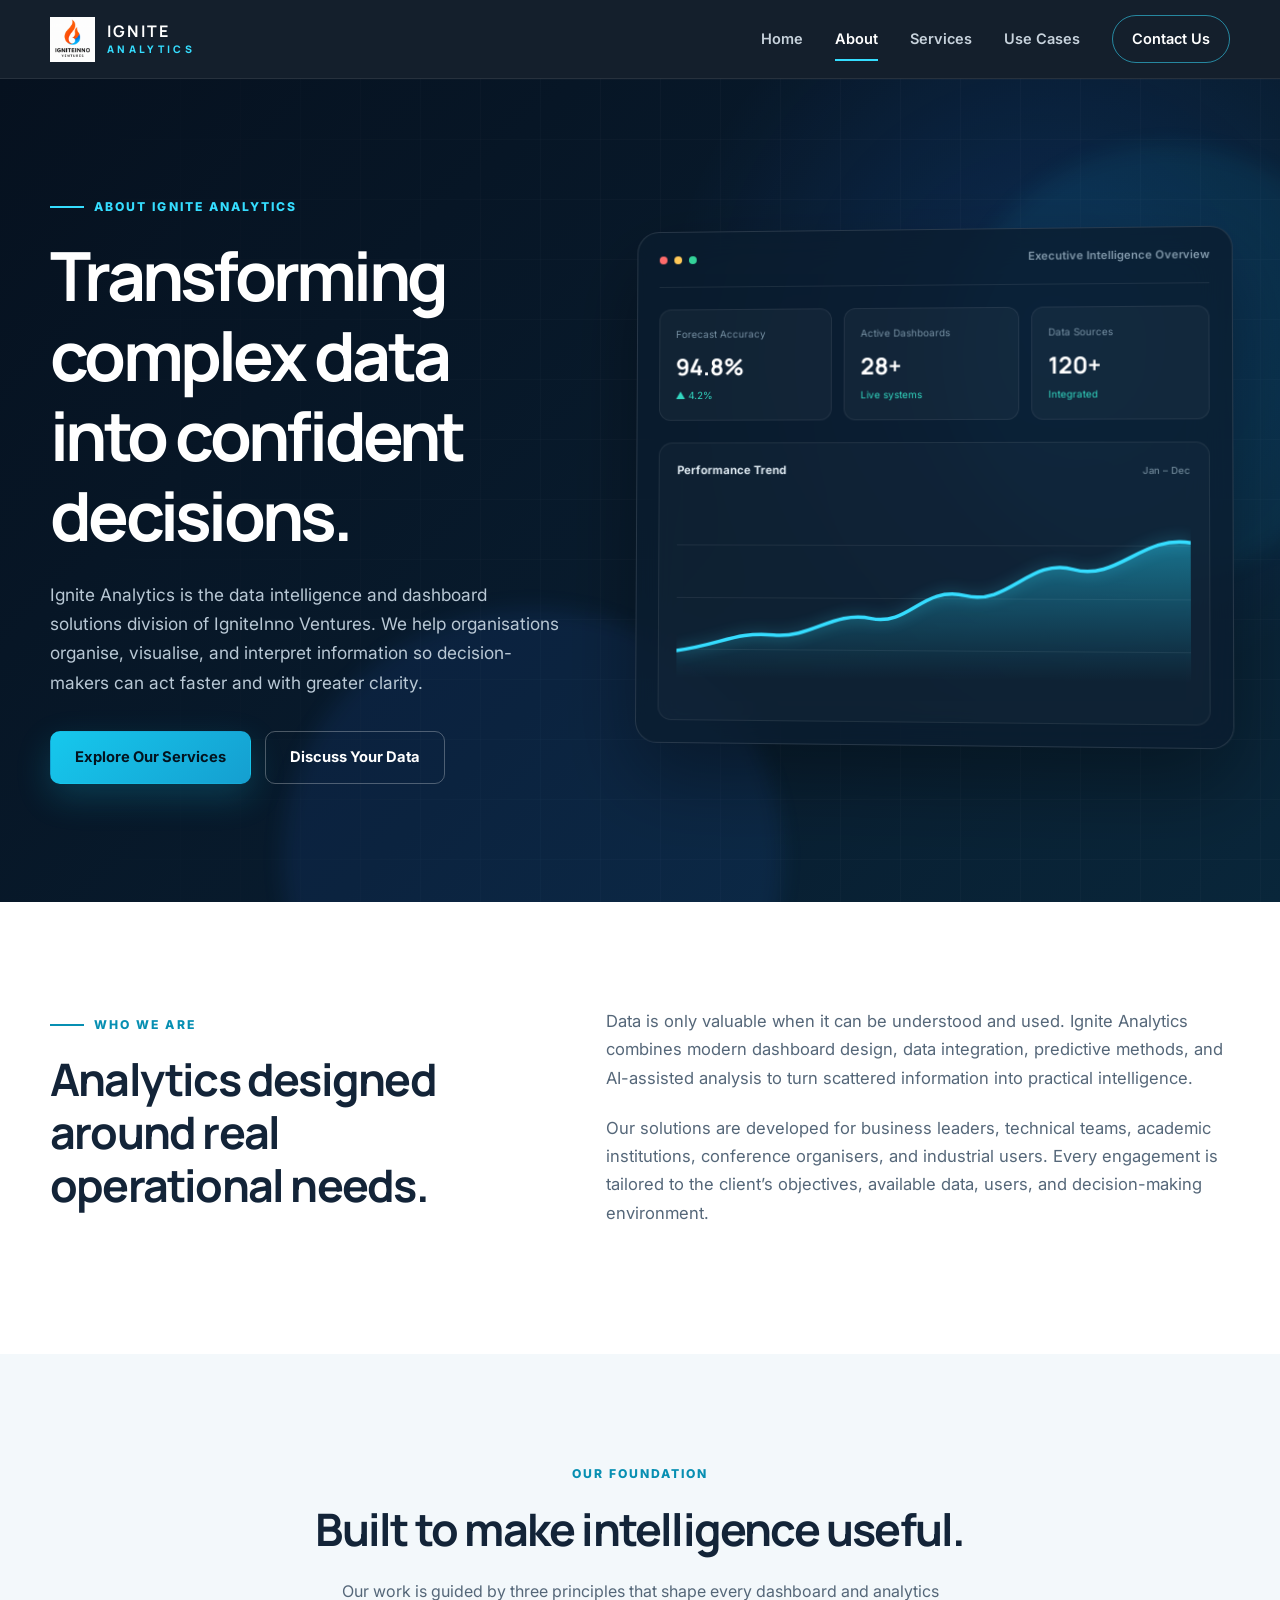
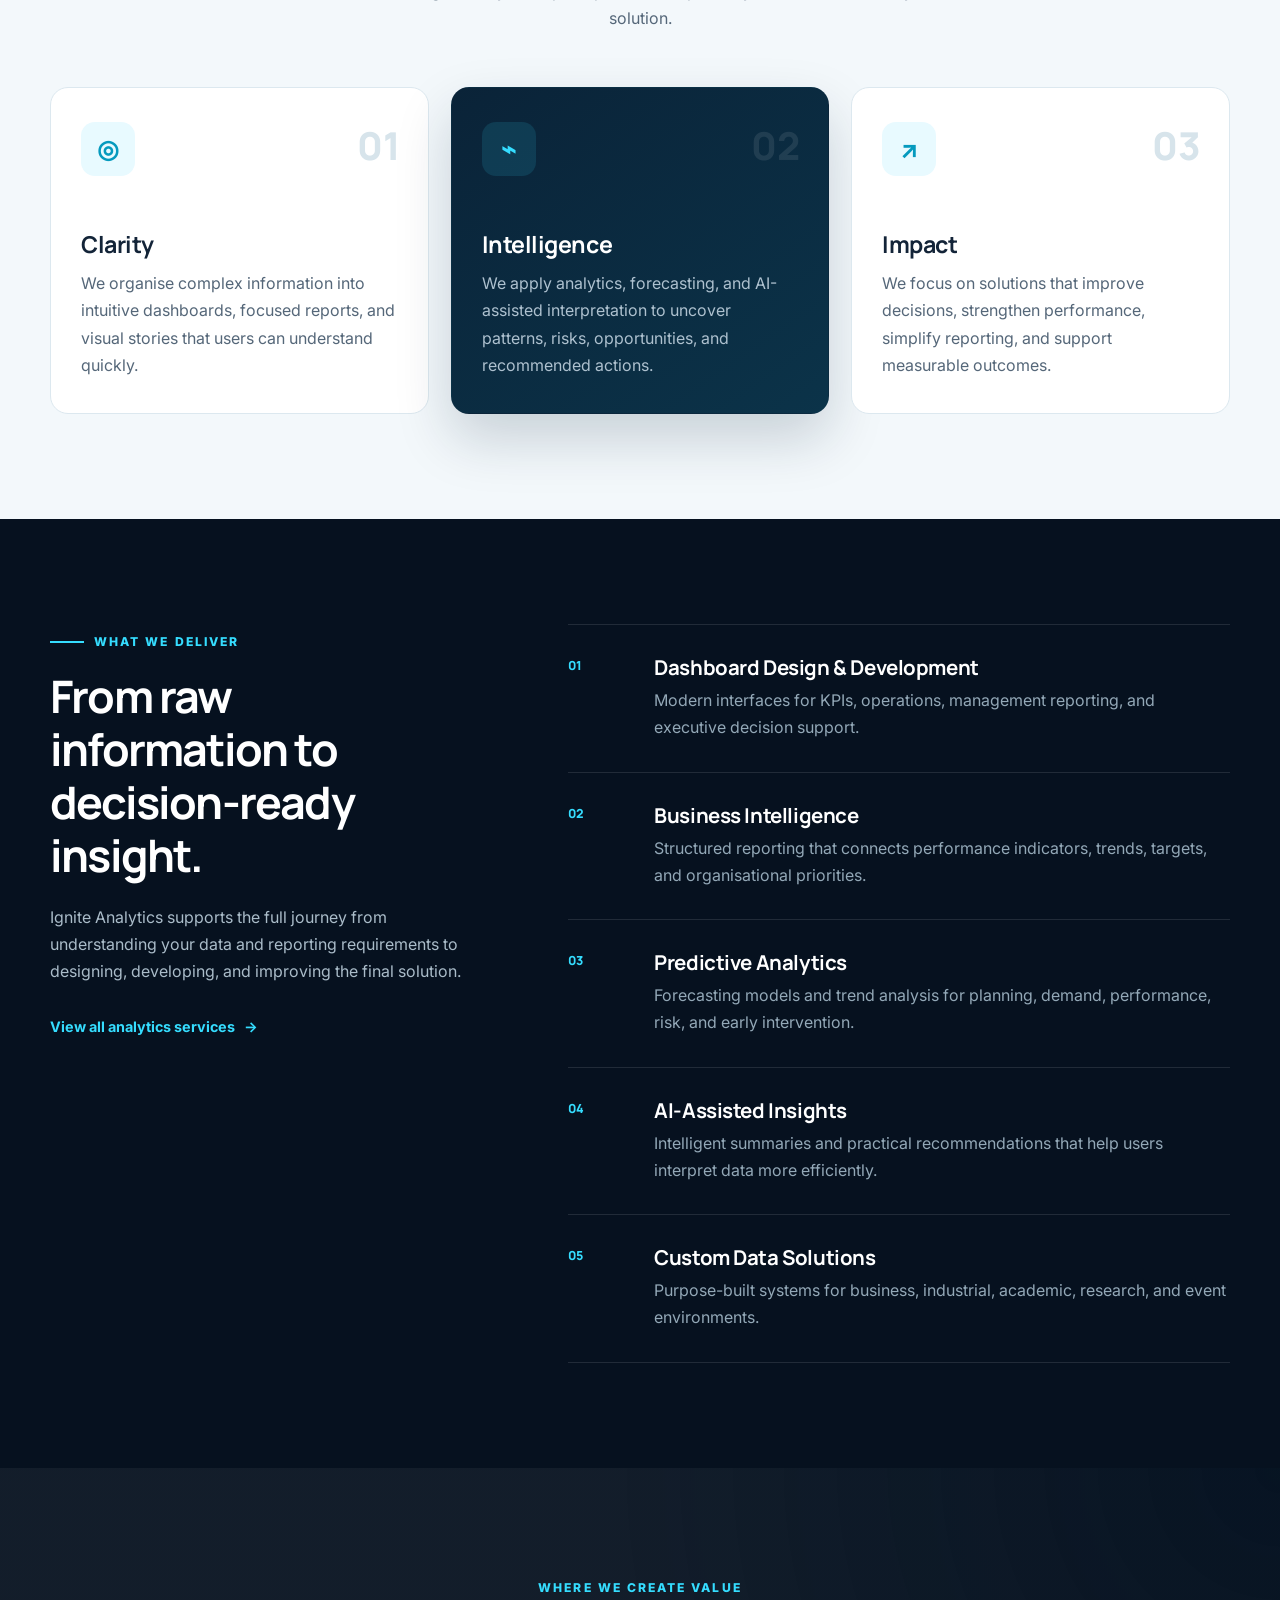
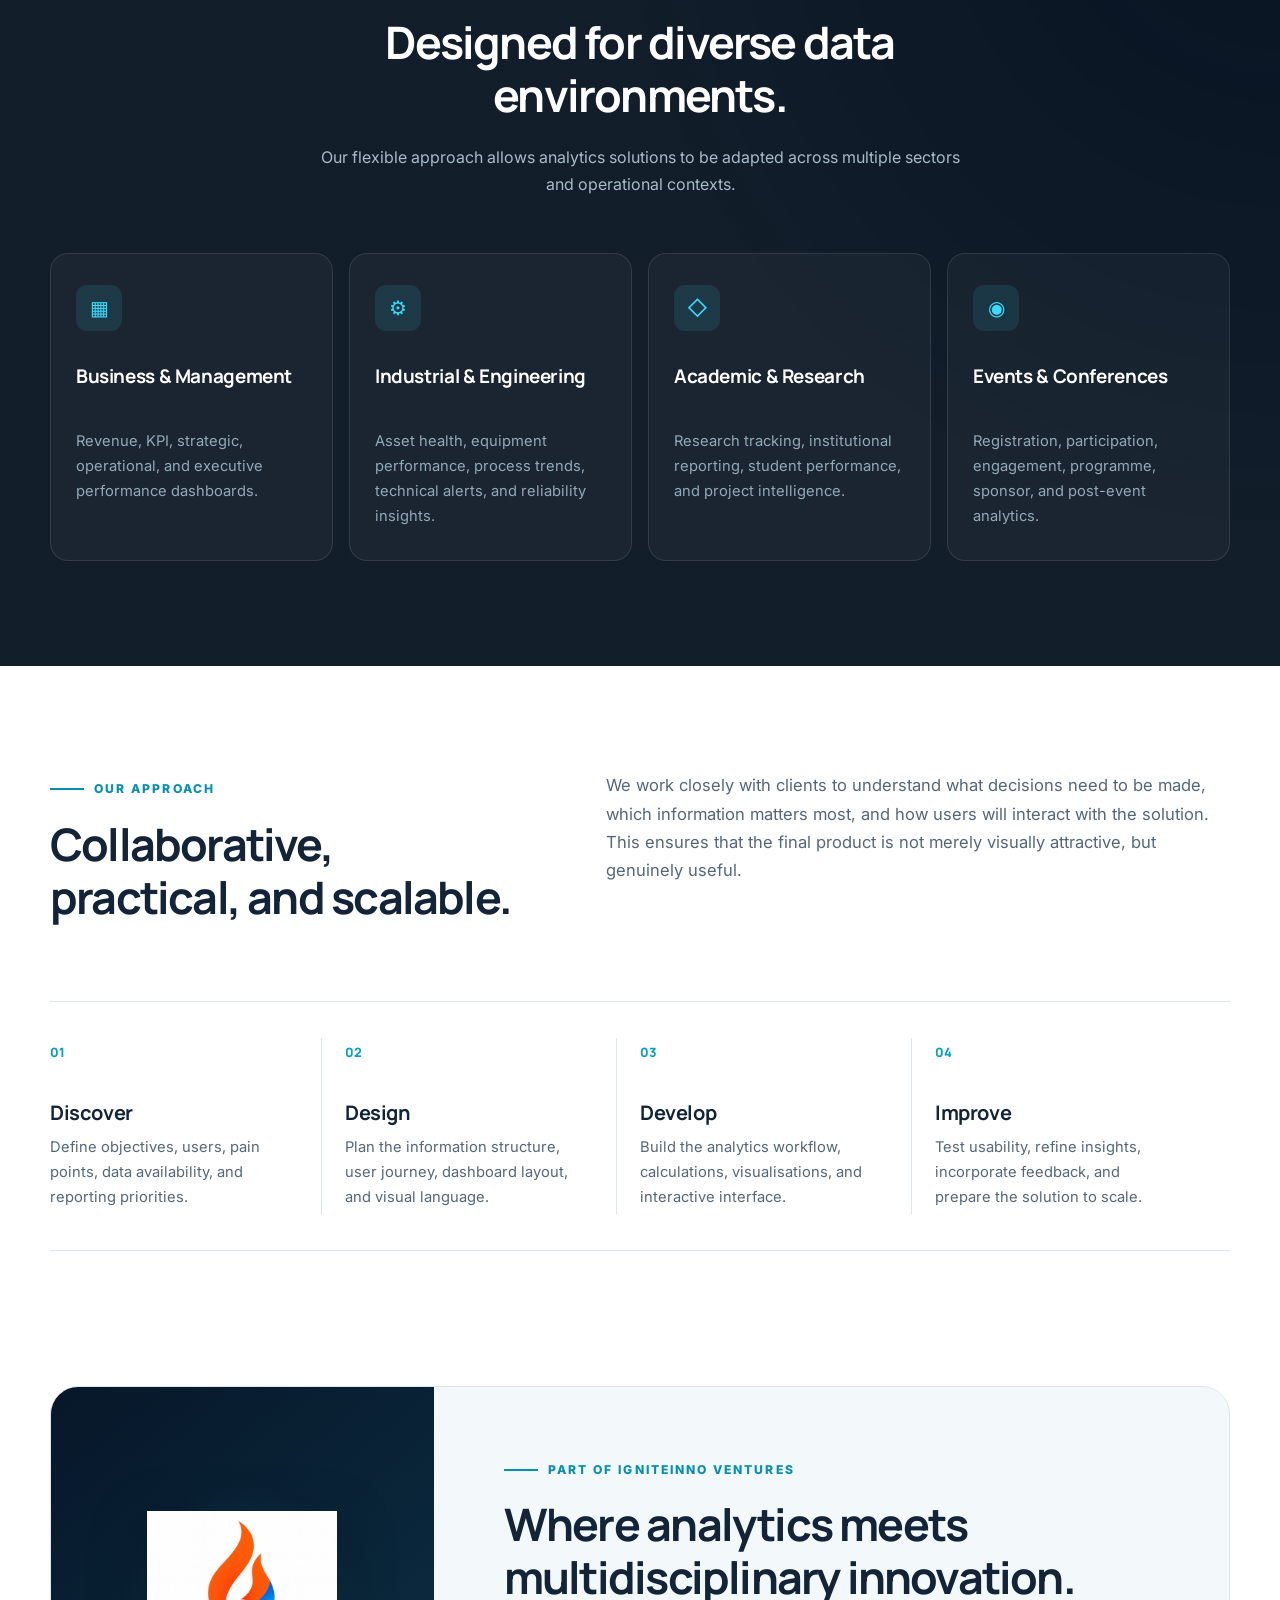
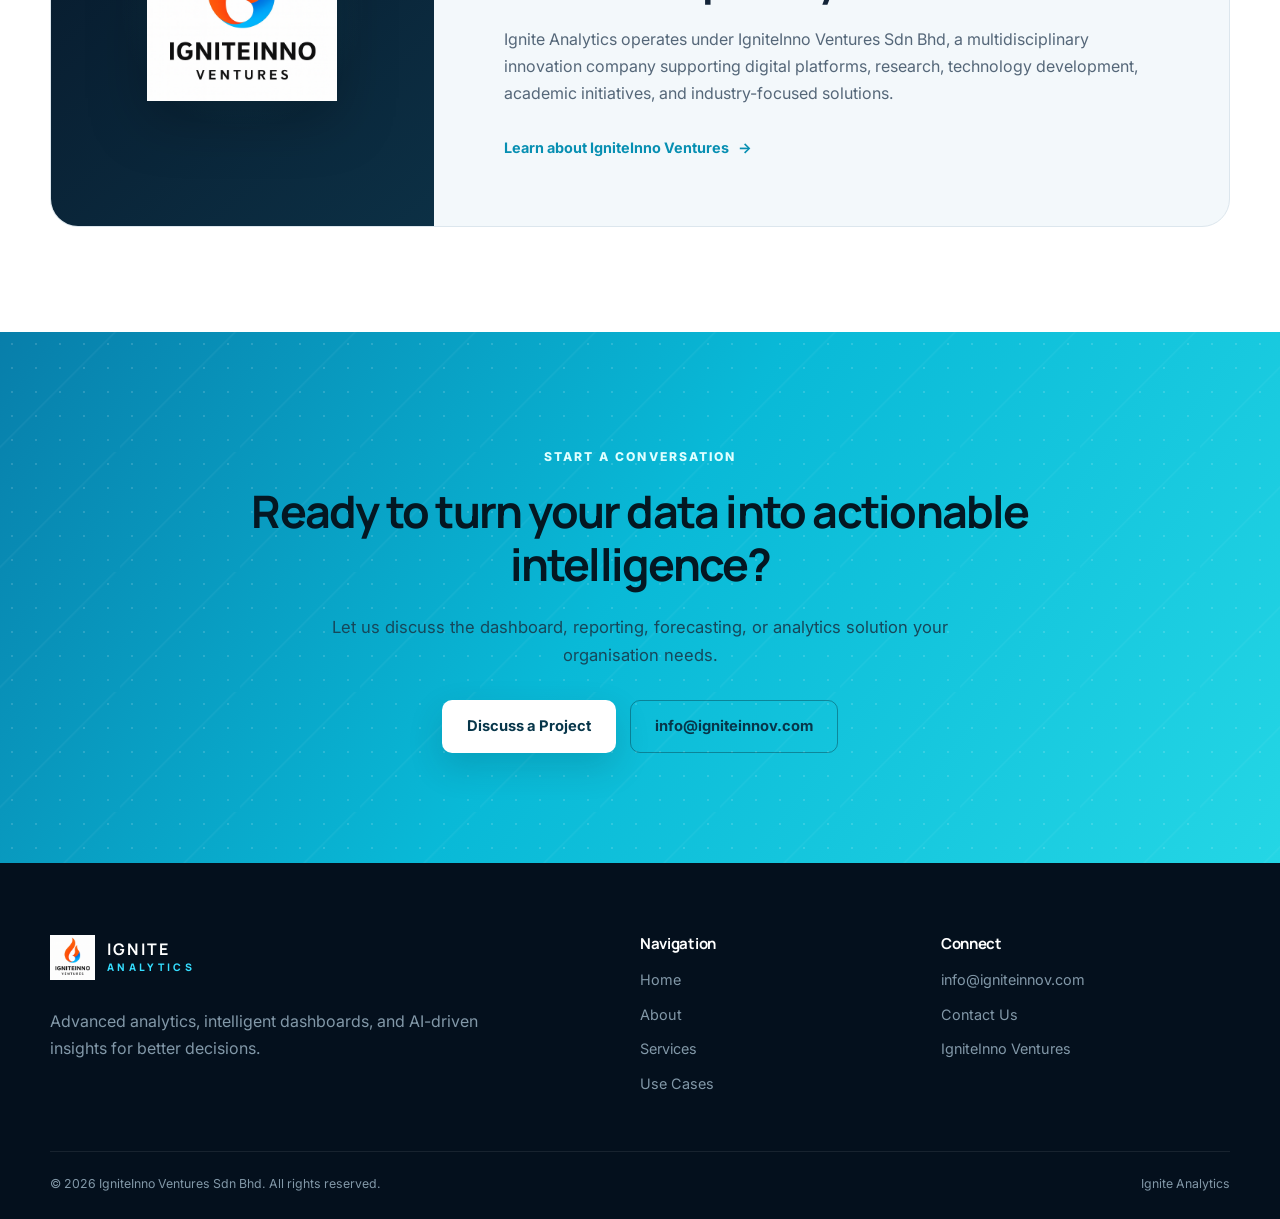
<file: about.html>
<!DOCTYPE html>
<html lang="en">
<head>
  <meta charset="UTF-8" />
  <meta name="viewport" content="width=device-width, initial-scale=1" />

  <title>About Ignite Analytics | IgniteInno Ventures</title>
  <meta name="description" content="Learn about Ignite Analytics, the analytics and intelligent dashboard division of IgniteInno Ventures, delivering business intelligence, predictive analytics, AI insights, and custom data solutions." />

  <meta property="og:title" content="About Ignite Analytics | IgniteInno Ventures" />
  <meta property="og:description" content="Turning complex data into clear, actionable intelligence through dashboards, predictive analytics, and AI-assisted insights." />
  <meta property="og:type" content="website" />
  <meta property="og:url" content="https://analytics.igniteinnov.com/about.html" />
  <meta property="og:site_name" content="Ignite Analytics" />

  <link rel="icon" href="/assets/img/logo.png" />
  <link rel="stylesheet" href="/about.css" />
</head>
<body>

  <!-- NAVIGATION -->
  <header class="site-header">
    <div class="container nav-wrap">
      <a class="brand" href="/index.html" aria-label="Ignite Analytics home">
        <img src="/assets/img/logo.png" alt="IgniteInno Ventures logo" />
        <span class="brand-text">
          <strong>IGNITE</strong>
          <small>ANALYTICS</small>
        </span>
      </a>

      <nav class="desktop-nav" aria-label="Primary navigation">
        <a href="/index.html">Home</a>
        <a href="/about.html" class="active" aria-current="page">About</a>
        <a href="/services.html">Services</a>
        <a href="/index.html#use-cases">Use Cases</a>
        <a href="https://igniteinnov.com/index.html#contact" class="nav-cta">Contact Us</a>
      </nav>

      <button class="menu-button" id="menuButton" type="button" aria-label="Open navigation" aria-controls="mobileNav" aria-expanded="false">
        <span></span>
        <span></span>
        <span></span>
      </button>
    </div>

    <nav class="mobile-nav" id="mobileNav" hidden aria-label="Mobile navigation">
      <a href="/index.html">Home</a>
      <a href="/about.html" class="active" aria-current="page">About</a>
      <a href="/services.html">Services</a>
      <a href="/index.html#use-cases">Use Cases</a>
      <a href="https://igniteinnov.com/index.html#contact">Contact Us</a>
    </nav>
  </header>

  <main>
    <!-- HERO -->
    <section class="about-hero">
      <div class="hero-grid-overlay" aria-hidden="true"></div>
      <div class="hero-glow hero-glow-one" aria-hidden="true"></div>
      <div class="hero-glow hero-glow-two" aria-hidden="true"></div>

      <div class="container hero-layout">
        <div class="hero-copy">
          <span class="eyebrow">ABOUT IGNITE ANALYTICS</span>
          <h1>Transforming complex data into confident decisions.</h1>
          <p>
            Ignite Analytics is the data intelligence and dashboard solutions division of
            IgniteInno Ventures. We help organisations organise, visualise, and interpret
            information so decision-makers can act faster and with greater clarity.
          </p>

          <div class="hero-actions">
            <a href="/services.html" class="btn btn-primary">Explore Our Services</a>
            <a href="https://igniteinnov.com/index.html#contact" class="btn btn-outline">Discuss Your Data</a>
          </div>
        </div>

        <div class="analytics-visual" aria-label="Illustration of an analytics dashboard">
          <div class="visual-topbar">
            <span></span><span></span><span></span>
            <div class="visual-title">Executive Intelligence Overview</div>
          </div>

          <div class="visual-kpis">
            <div class="mini-kpi">
              <small>Forecast Accuracy</small>
              <strong>94.8%</strong>
              <span>▲ 4.2%</span>
            </div>
            <div class="mini-kpi">
              <small>Active Dashboards</small>
              <strong>28+</strong>
              <span>Live systems</span>
            </div>
            <div class="mini-kpi">
              <small>Data Sources</small>
              <strong>120+</strong>
              <span>Integrated</span>
            </div>
          </div>

          <div class="visual-chart">
            <div class="chart-heading">
              <span>Performance Trend</span>
              <small>Jan – Dec</small>
            </div>
            <div class="chart-area" aria-hidden="true">
              <div class="chart-grid-line line-1"></div>
              <div class="chart-grid-line line-2"></div>
              <div class="chart-grid-line line-3"></div>
              <svg viewBox="0 0 600 190" role="img" aria-label="Rising analytics performance chart">
                <defs>
                  <linearGradient id="areaGradient" x1="0" x2="0" y1="0" y2="1">
                    <stop offset="0%" stop-color="#25d9ff" stop-opacity="0.42" />
                    <stop offset="100%" stop-color="#25d9ff" stop-opacity="0" />
                  </linearGradient>
                </defs>
                <path class="chart-fill" d="M0 158 C55 150, 70 135, 115 139 S185 110, 230 119 S290 80, 340 92 S415 47, 465 61 S545 20, 600 30 L600 190 L0 190 Z" />
                <path class="chart-line" d="M0 158 C55 150, 70 135, 115 139 S185 110, 230 119 S290 80, 340 92 S415 47, 465 61 S545 20, 600 30" />
              </svg>
            </div>
          </div>
        </div>
      </div>
    </section>

    <!-- INTRODUCTION -->
    <section class="section intro-section">
      <div class="container split-layout">
        <div class="section-heading">
          <span class="eyebrow dark">WHO WE ARE</span>
          <h2>Analytics designed around real operational needs.</h2>
        </div>

        <div class="prose">
          <p>
            Data is only valuable when it can be understood and used. Ignite Analytics
            combines modern dashboard design, data integration, predictive methods, and
            AI-assisted analysis to turn scattered information into practical intelligence.
          </p>
          <p>
            Our solutions are developed for business leaders, technical teams, academic
            institutions, conference organisers, and industrial users. Every engagement is
            tailored to the client’s objectives, available data, users, and decision-making
            environment.
          </p>
        </div>
      </div>
    </section>

    <!-- PURPOSE CARDS -->
    <section class="section section-soft">
      <div class="container">
        <div class="center-heading">
          <span class="eyebrow dark">OUR FOUNDATION</span>
          <h2>Built to make intelligence useful.</h2>
          <p>Our work is guided by three principles that shape every dashboard and analytics solution.</p>
        </div>

        <div class="foundation-grid">
          <article class="foundation-card">
            <div class="number">01</div>
            <div class="card-icon" aria-hidden="true">◎</div>
            <h3>Clarity</h3>
            <p>
              We organise complex information into intuitive dashboards, focused reports,
              and visual stories that users can understand quickly.
            </p>
          </article>

          <article class="foundation-card featured">
            <div class="number">02</div>
            <div class="card-icon" aria-hidden="true">⌁</div>
            <h3>Intelligence</h3>
            <p>
              We apply analytics, forecasting, and AI-assisted interpretation to uncover
              patterns, risks, opportunities, and recommended actions.
            </p>
          </article>

          <article class="foundation-card">
            <div class="number">03</div>
            <div class="card-icon" aria-hidden="true">↗</div>
            <h3>Impact</h3>
            <p>
              We focus on solutions that improve decisions, strengthen performance,
              simplify reporting, and support measurable outcomes.
            </p>
          </article>
        </div>
      </div>
    </section>

    <!-- CAPABILITIES -->
    <section class="section capabilities-section">
      <div class="container">
        <div class="capabilities-layout">
          <div class="capabilities-copy">
            <span class="eyebrow">WHAT WE DELIVER</span>
            <h2>From raw information to decision-ready insight.</h2>
            <p>
              Ignite Analytics supports the full journey from understanding your data and
              reporting requirements to designing, developing, and improving the final solution.
            </p>
            <a href="/services.html" class="text-link">View all analytics services <span>→</span></a>
          </div>

          <div class="capability-list">
            <article>
              <span class="capability-index">01</span>
              <div>
                <h3>Dashboard Design &amp; Development</h3>
                <p>Modern interfaces for KPIs, operations, management reporting, and executive decision support.</p>
              </div>
            </article>

            <article>
              <span class="capability-index">02</span>
              <div>
                <h3>Business Intelligence</h3>
                <p>Structured reporting that connects performance indicators, trends, targets, and organisational priorities.</p>
              </div>
            </article>

            <article>
              <span class="capability-index">03</span>
              <div>
                <h3>Predictive Analytics</h3>
                <p>Forecasting models and trend analysis for planning, demand, performance, risk, and early intervention.</p>
              </div>
            </article>

            <article>
              <span class="capability-index">04</span>
              <div>
                <h3>AI-Assisted Insights</h3>
                <p>Intelligent summaries and practical recommendations that help users interpret data more efficiently.</p>
              </div>
            </article>

            <article>
              <span class="capability-index">05</span>
              <div>
                <h3>Custom Data Solutions</h3>
                <p>Purpose-built systems for business, industrial, academic, research, and event environments.</p>
              </div>
            </article>
          </div>
        </div>
      </div>
    </section>

    <!-- INDUSTRIES -->
    <section class="section industries-section" id="industries">
      <div class="container">
        <div class="center-heading light-heading">
          <span class="eyebrow">WHERE WE CREATE VALUE</span>
          <h2>Designed for diverse data environments.</h2>
          <p>Our flexible approach allows analytics solutions to be adapted across multiple sectors and operational contexts.</p>
        </div>

        <div class="industry-grid">
          <article>
            <span class="industry-icon">▦</span>
            <h3>Business &amp; Management</h3>
            <p>Revenue, KPI, strategic, operational, and executive performance dashboards.</p>
          </article>
          <article>
            <span class="industry-icon">⚙</span>
            <h3>Industrial &amp; Engineering</h3>
            <p>Asset health, equipment performance, process trends, technical alerts, and reliability insights.</p>
          </article>
          <article>
            <span class="industry-icon">◇</span>
            <h3>Academic &amp; Research</h3>
            <p>Research tracking, institutional reporting, student performance, and project intelligence.</p>
          </article>
          <article>
            <span class="industry-icon">◉</span>
            <h3>Events &amp; Conferences</h3>
            <p>Registration, participation, engagement, programme, sponsor, and post-event analytics.</p>
          </article>
        </div>
      </div>
    </section>

    <!-- APPROACH -->
    <section class="section approach-section">
      <div class="container">
        <div class="split-layout approach-intro">
          <div class="section-heading">
            <span class="eyebrow dark">OUR APPROACH</span>
            <h2>Collaborative, practical, and scalable.</h2>
          </div>
          <div class="prose">
            <p>
              We work closely with clients to understand what decisions need to be made,
              which information matters most, and how users will interact with the solution.
              This ensures that the final product is not merely visually attractive, but genuinely useful.
            </p>
          </div>
        </div>

        <div class="process-grid">
          <article>
            <span>01</span>
            <h3>Discover</h3>
            <p>Define objectives, users, pain points, data availability, and reporting priorities.</p>
          </article>
          <article>
            <span>02</span>
            <h3>Design</h3>
            <p>Plan the information structure, user journey, dashboard layout, and visual language.</p>
          </article>
          <article>
            <span>03</span>
            <h3>Develop</h3>
            <p>Build the analytics workflow, calculations, visualisations, and interactive interface.</p>
          </article>
          <article>
            <span>04</span>
            <h3>Improve</h3>
            <p>Test usability, refine insights, incorporate feedback, and prepare the solution to scale.</p>
          </article>
        </div>
      </div>
    </section>

    <!-- COMPANY CONNECTION -->
    <section class="section company-section">
      <div class="container company-card">
        <div class="company-logo-wrap">
          <img src="/assets/img/logo.png" alt="IgniteInno Ventures logo" />
        </div>
        <div class="company-copy">
          <span class="eyebrow dark">PART OF IGNITEINNO VENTURES</span>
          <h2>Where analytics meets multidisciplinary innovation.</h2>
          <p>
            Ignite Analytics operates under IgniteInno Ventures Sdn Bhd, a multidisciplinary
            innovation company supporting digital platforms, research, technology development,
            academic initiatives, and industry-focused solutions.
          </p>
          <a href="https://igniteinnov.com/about.html" class="text-link dark-link">Learn about IgniteInno Ventures <span>→</span></a>
        </div>
      </div>
    </section>

    <!-- CALL TO ACTION -->
    <section class="cta-section">
      <div class="cta-pattern" aria-hidden="true"></div>
      <div class="container cta-content">
        <span class="eyebrow">START A CONVERSATION</span>
        <h2>Ready to turn your data into actionable intelligence?</h2>
        <p>Let us discuss the dashboard, reporting, forecasting, or analytics solution your organisation needs.</p>
        <div class="hero-actions centered-actions">
          <a href="https://igniteinnov.com/index.html#contact" class="btn btn-light">Discuss a Project</a>
          <a href="mailto:info@igniteinnov.com" class="btn btn-outline-light">info@igniteinnov.com</a>
        </div>
      </div>
    </section>
  </main>

  <!-- FOOTER -->
  <footer class="site-footer">
    <div class="container footer-grid">
      <div class="footer-brand">
        <a class="brand" href="/index.html">
          <img src="/assets/img/logo.png" alt="IgniteInno Ventures logo" />
          <span class="brand-text">
            <strong>IGNITE</strong>
            <small>ANALYTICS</small>
          </span>
        </a>
        <p>Advanced analytics, intelligent dashboards, and AI-driven insights for better decisions.</p>
      </div>

      <div class="footer-links">
        <h3>Navigation</h3>
        <a href="/index.html">Home</a>
        <a href="/about.html">About</a>
        <a href="/services.html">Services</a>
        <a href="/index.html#use-cases">Use Cases</a>
      </div>

      <div class="footer-links">
        <h3>Connect</h3>
        <a href="mailto:info@igniteinnov.com">info@igniteinnov.com</a>
        <a href="https://igniteinnov.com/index.html#contact">Contact Us</a>
        <a href="https://igniteinnov.com/">IgniteInno Ventures</a>
      </div>
    </div>

    <div class="container footer-bottom">
      <span>© 2026 IgniteInno Ventures Sdn Bhd. All rights reserved.</span>
      <span>Ignite Analytics</span>
    </div>
  </footer>

  <script>
    const menuButton = document.getElementById('menuButton');
    const mobileNav = document.getElementById('mobileNav');

    menuButton.addEventListener('click', () => {
      const isOpen = menuButton.getAttribute('aria-expanded') === 'true';
      menuButton.setAttribute('aria-expanded', String(!isOpen));
      mobileNav.hidden = isOpen;
      document.body.classList.toggle('menu-open', !isOpen);
    });

    mobileNav.querySelectorAll('a').forEach((link) => {
      link.addEventListener('click', () => {
        menuButton.setAttribute('aria-expanded', 'false');
        mobileNav.hidden = true;
        document.body.classList.remove('menu-open');
      });
    });
  </script>
</body>
</html>
</file>
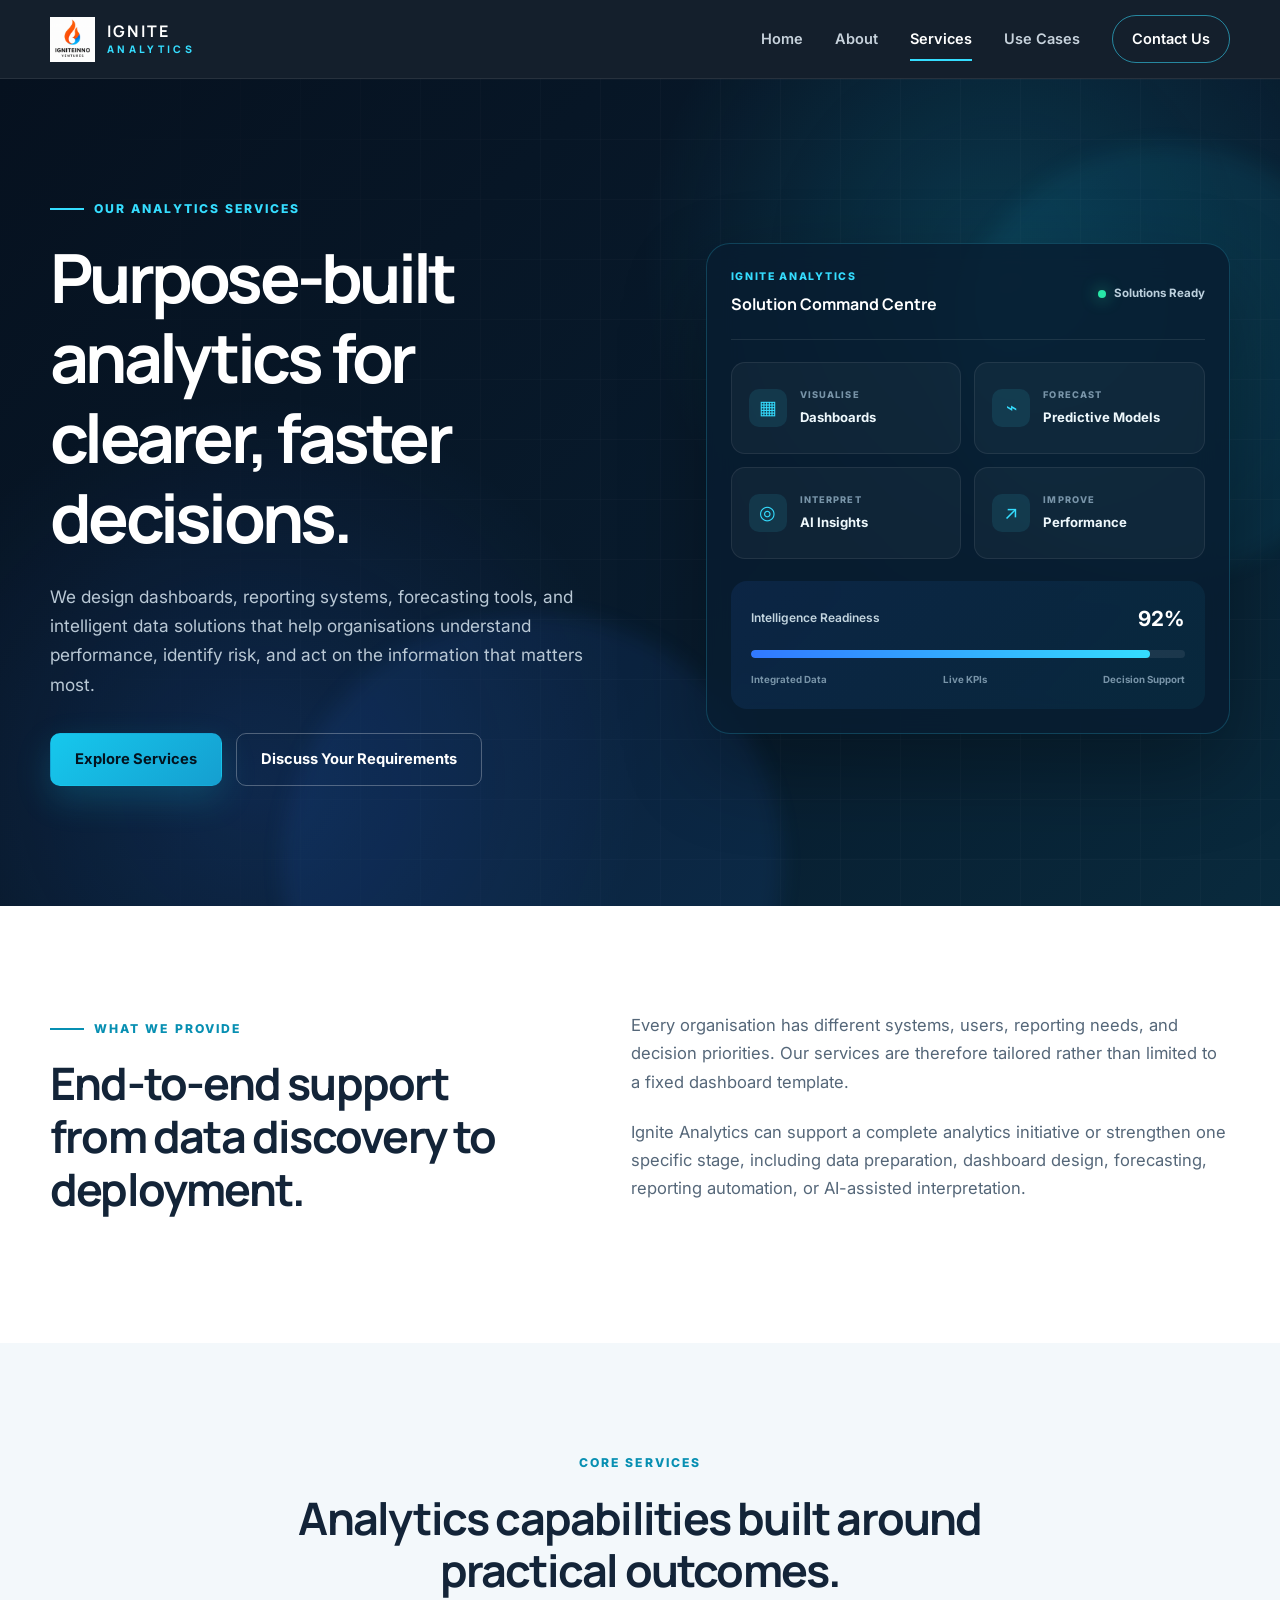
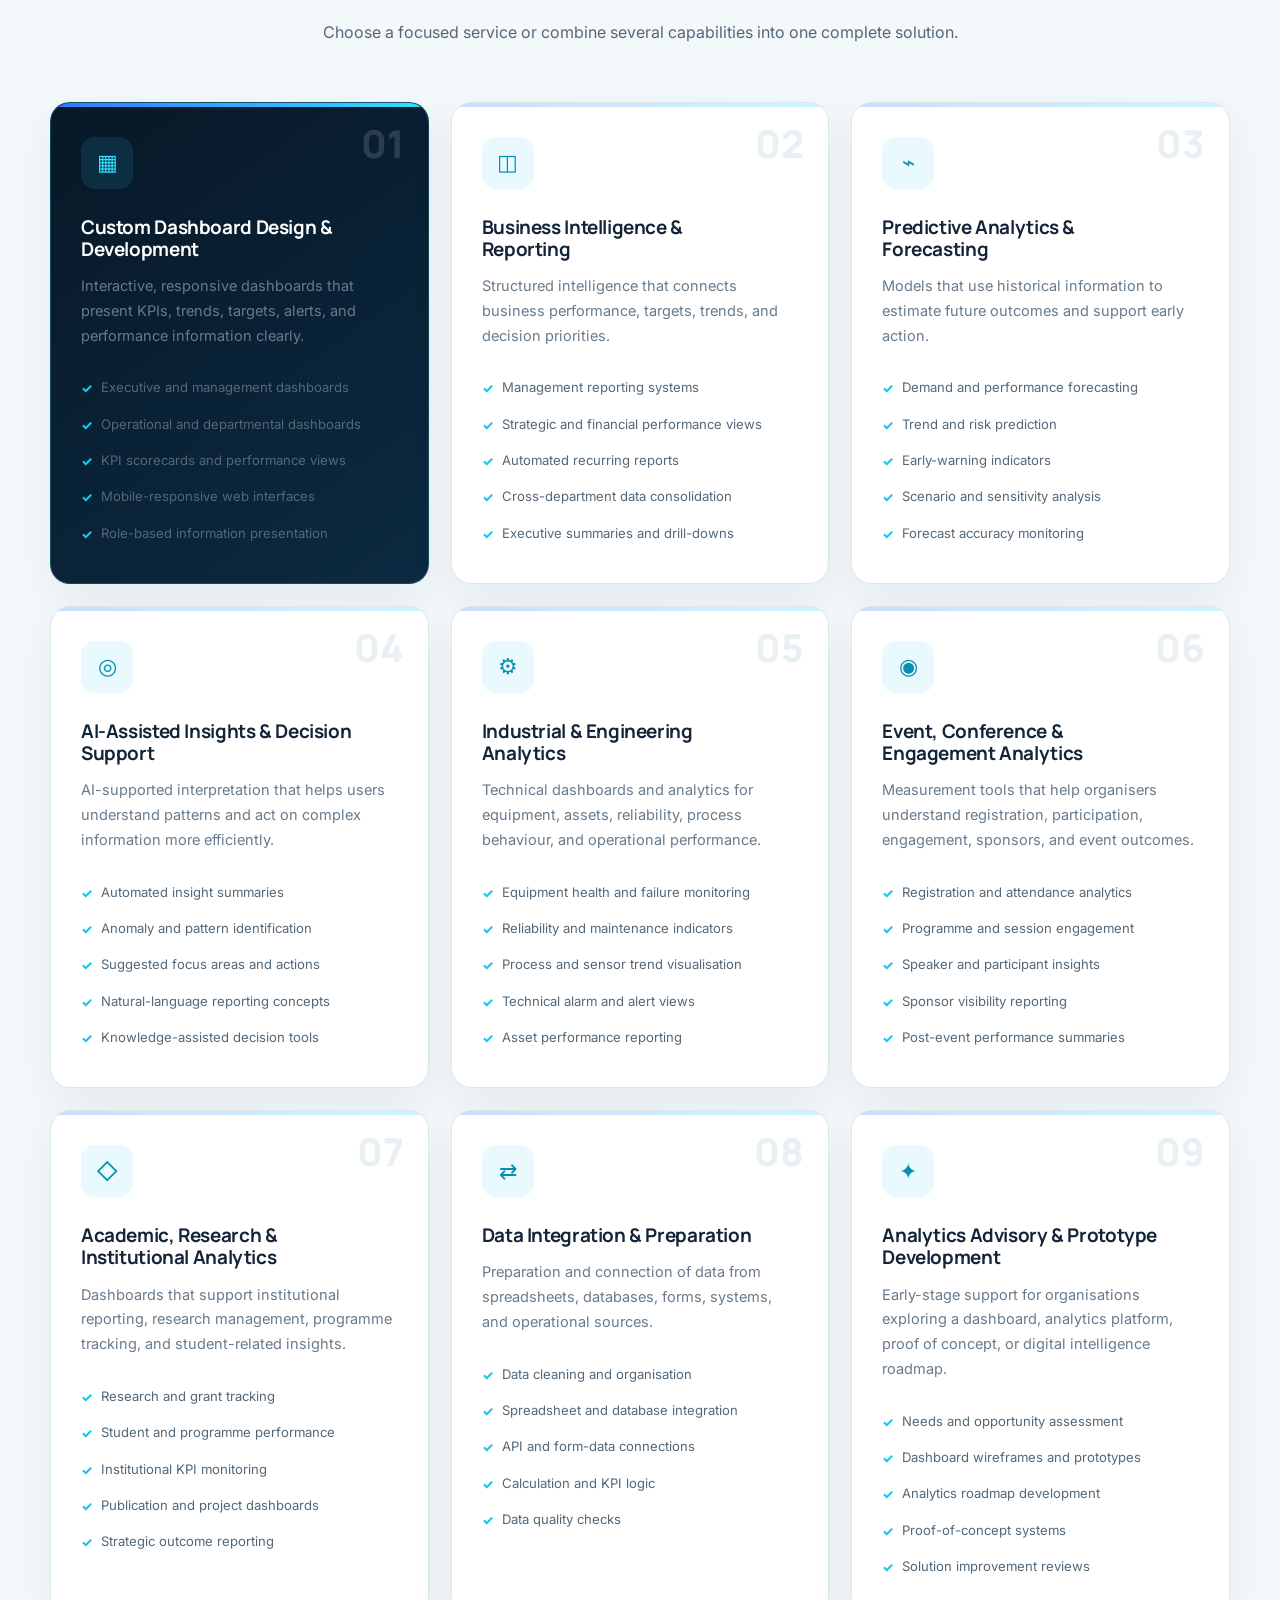
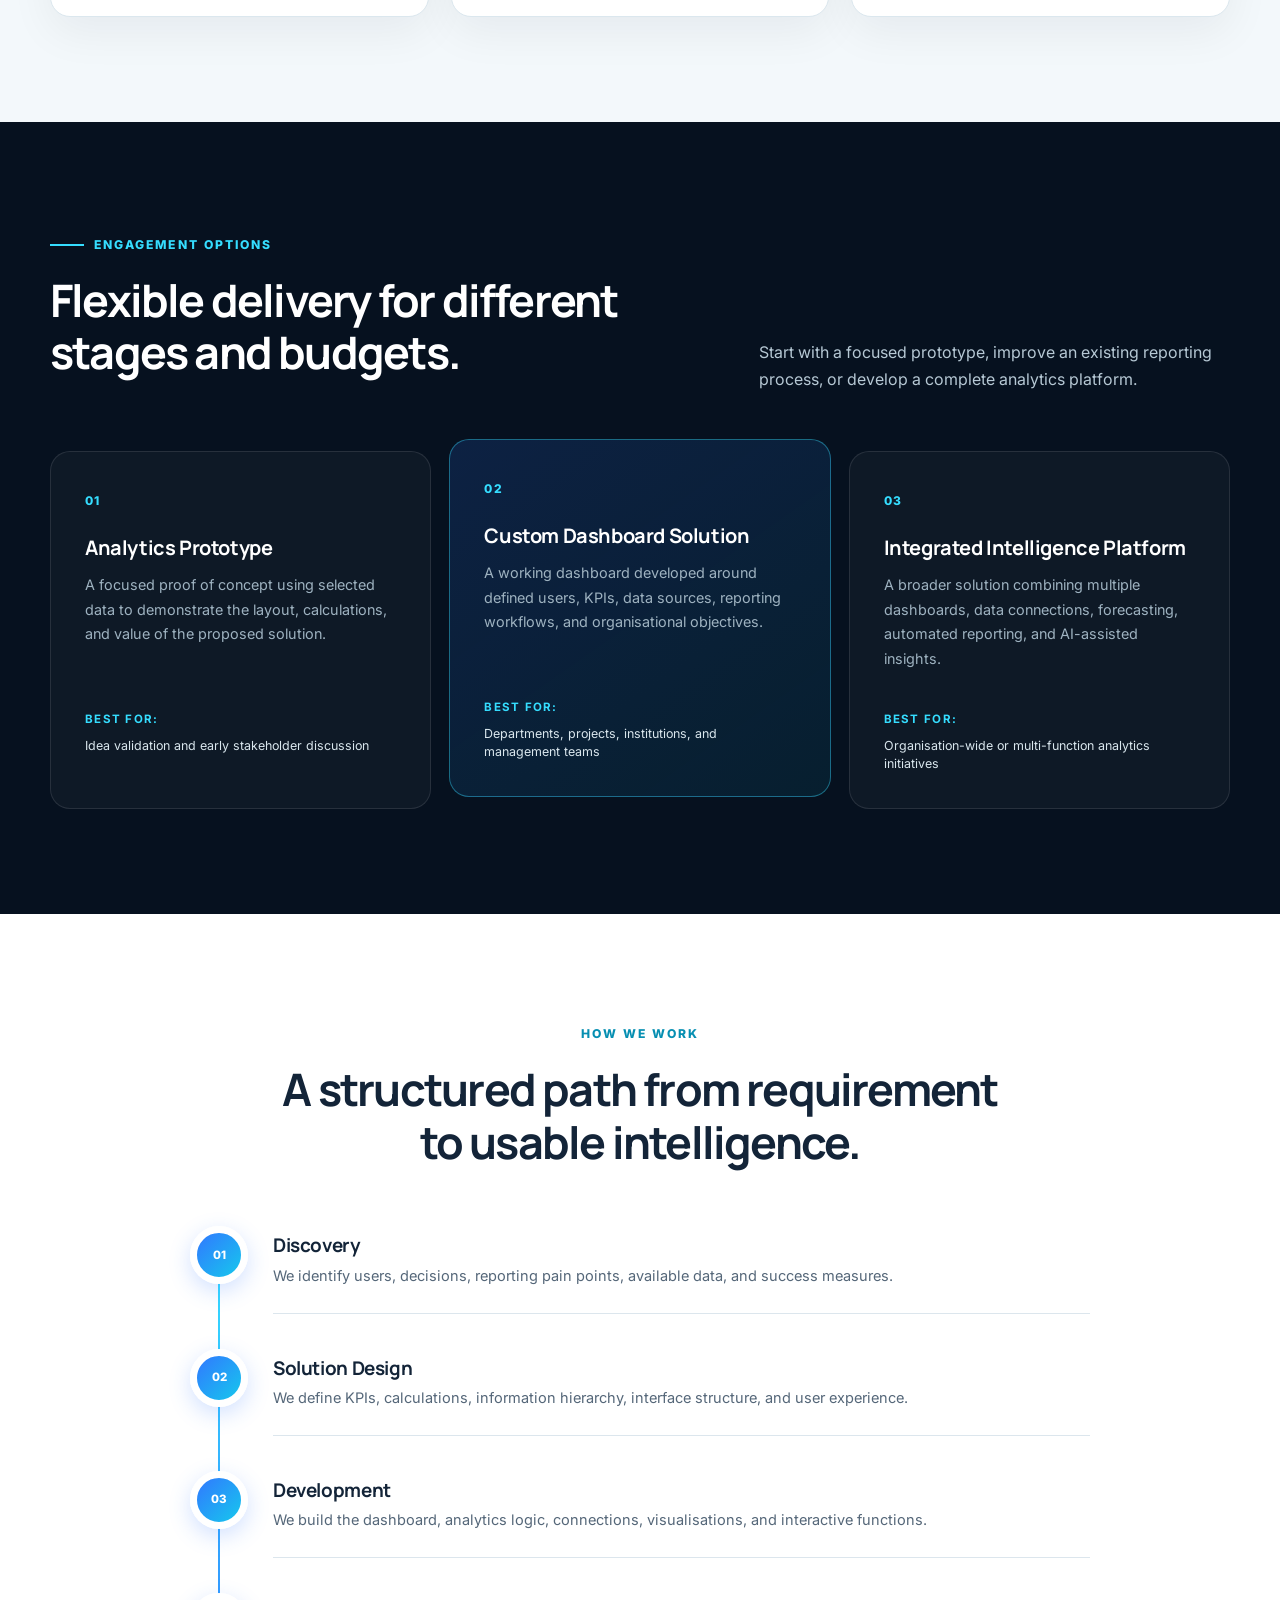
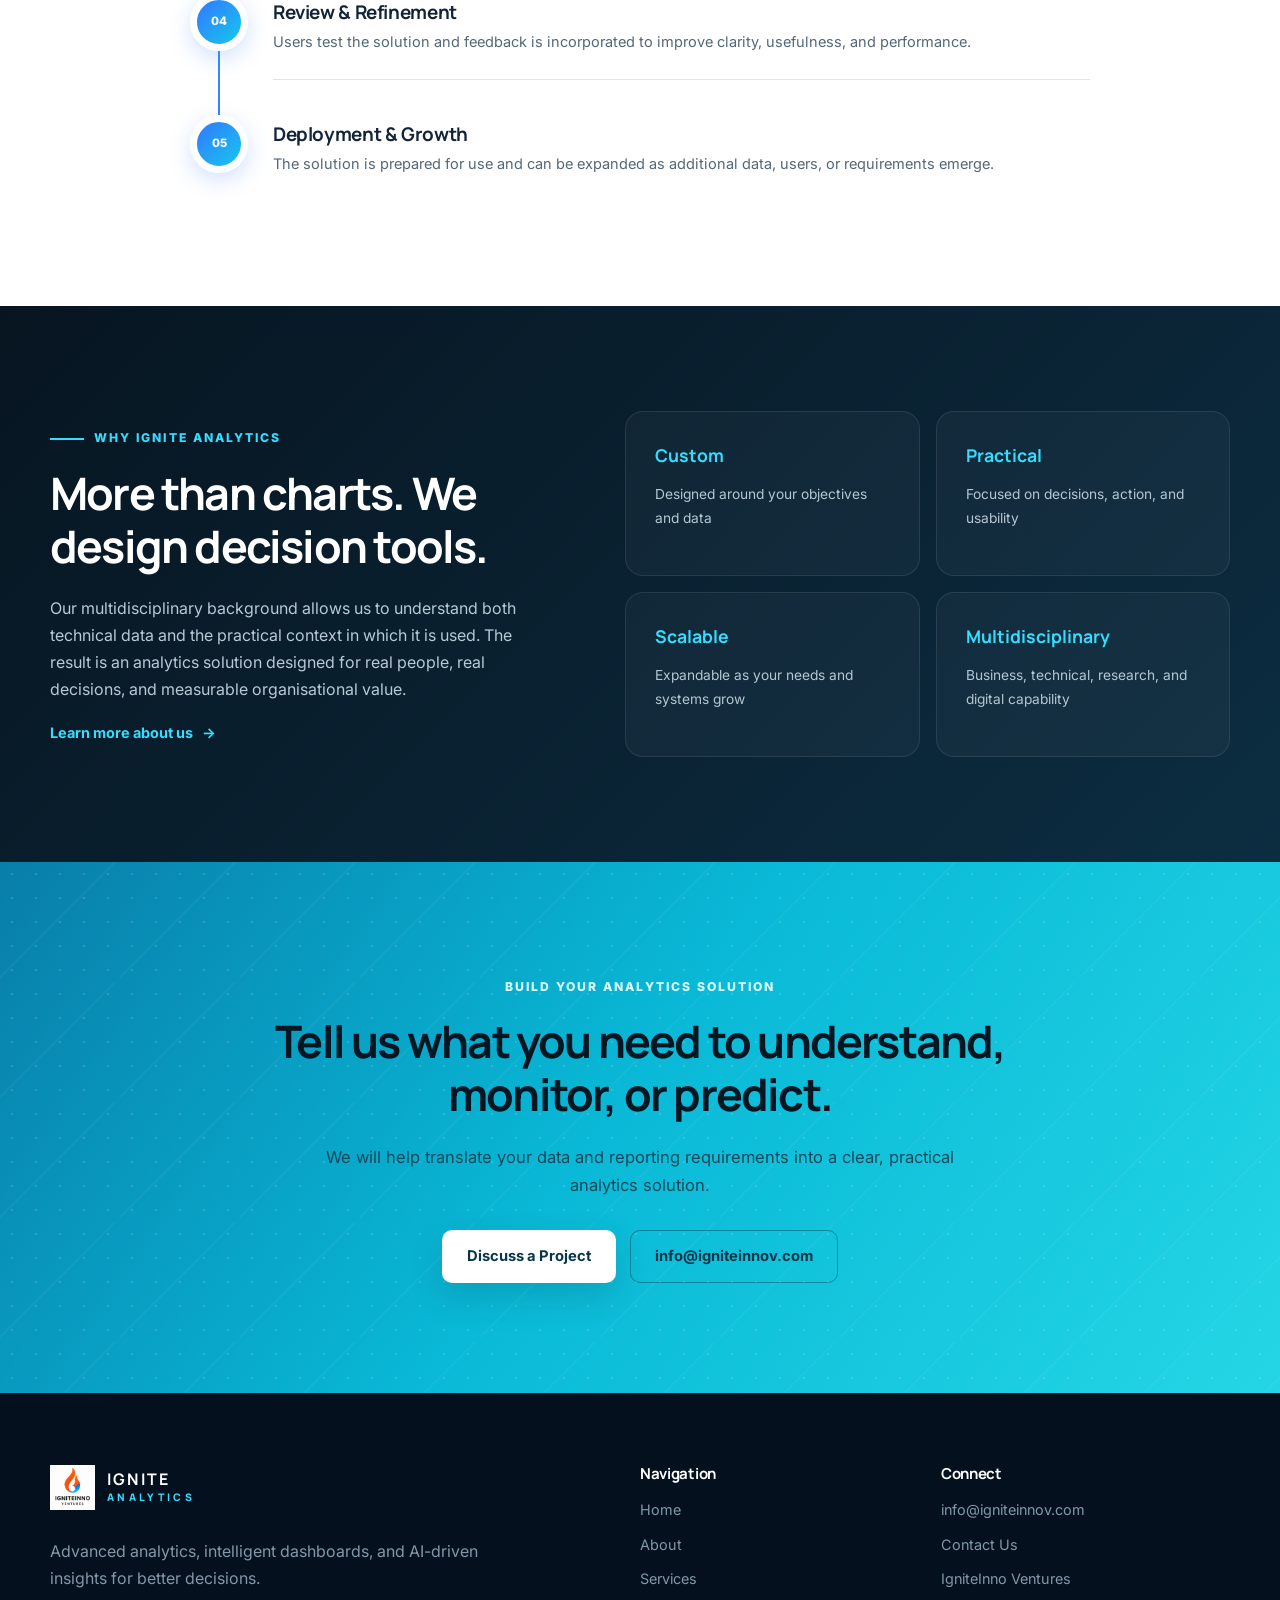
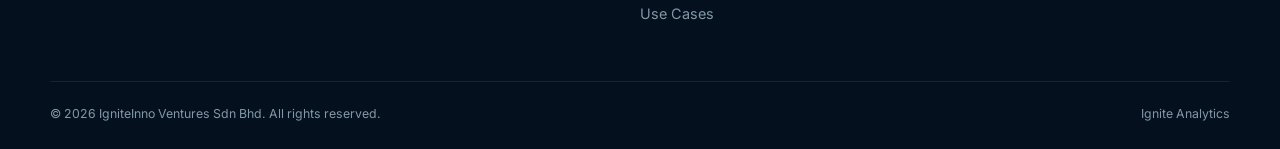
<file: services.html>
<!DOCTYPE html>
<html lang="en">
<head>
  <meta charset="UTF-8" />
  <meta name="viewport" content="width=device-width, initial-scale=1" />

  <title>Analytics Services | Ignite Analytics</title>
  <meta name="description" content="Explore Ignite Analytics services including custom dashboards, business intelligence, predictive analytics, AI-assisted insights, industrial analytics, event analytics, and data integration." />

  <meta property="og:title" content="Analytics Services | Ignite Analytics" />
  <meta property="og:description" content="Custom dashboards, predictive analytics, business intelligence, and AI-driven insight solutions designed around your organisation." />
  <meta property="og:type" content="website" />
  <meta property="og:url" content="https://analytics.igniteinnov.com/services.html" />
  <meta property="og:site_name" content="Ignite Analytics" />

  <link rel="icon" href="/assets/img/logo.png" />
  <link rel="stylesheet" href="/services.css" />
</head>
<body>

  <!-- NAVIGATION -->
  <header class="site-header">
    <div class="container nav-wrap">
      <a class="brand" href="/index.html" aria-label="Ignite Analytics home">
        <img src="/assets/img/logo.png" alt="IgniteInno Ventures logo" />
        <span class="brand-text">
          <strong>IGNITE</strong>
          <small>ANALYTICS</small>
        </span>
      </a>

      <nav class="desktop-nav" aria-label="Primary navigation">
        <a href="/index.html">Home</a>
        <a href="/about.html">About</a>
        <a href="/services.html" class="active" aria-current="page">Services</a>
        <a href="/index.html#use-cases">Use Cases</a>
        <a href="https://igniteinnov.com/index.html#contact" class="nav-cta">Contact Us</a>
      </nav>

      <button class="menu-button" id="menuButton" type="button" aria-label="Open navigation" aria-controls="mobileNav" aria-expanded="false">
        <span></span><span></span><span></span>
      </button>
    </div>

    <nav class="mobile-nav" id="mobileNav" hidden aria-label="Mobile navigation">
      <a href="/index.html">Home</a>
      <a href="/about.html">About</a>
      <a href="/services.html" class="active" aria-current="page">Services</a>
      <a href="/index.html#use-cases">Use Cases</a>
      <a href="https://igniteinnov.com/index.html#contact">Contact Us</a>
    </nav>
  </header>

  <main>
    <!-- HERO -->
    <section class="services-hero">
      <div class="hero-grid-overlay" aria-hidden="true"></div>
      <div class="hero-glow hero-glow-one" aria-hidden="true"></div>
      <div class="hero-glow hero-glow-two" aria-hidden="true"></div>

      <div class="container services-hero-layout">
        <div class="hero-copy">
          <span class="eyebrow">OUR ANALYTICS SERVICES</span>
          <h1>Purpose-built analytics for clearer, faster decisions.</h1>
          <p>
            We design dashboards, reporting systems, forecasting tools, and intelligent
            data solutions that help organisations understand performance, identify risk,
            and act on the information that matters most.
          </p>
          <div class="hero-actions">
            <a href="#services" class="btn btn-primary">Explore Services</a>
            <a href="https://igniteinnov.com/index.html#contact" class="btn btn-outline">Discuss Your Requirements</a>
          </div>
        </div>

        <div class="service-command-card" aria-label="Analytics service overview">
          <div class="command-header">
            <div>
              <span>IGNITE ANALYTICS</span>
              <strong>Solution Command Centre</strong>
            </div>
            <span class="live-status"><i></i> Solutions Ready</span>
          </div>

          <div class="command-grid">
            <article>
              <span class="command-icon">▦</span>
              <div><small>VISUALISE</small><strong>Dashboards</strong></div>
            </article>
            <article>
              <span class="command-icon">⌁</span>
              <div><small>FORECAST</small><strong>Predictive Models</strong></div>
            </article>
            <article>
              <span class="command-icon">◎</span>
              <div><small>INTERPRET</small><strong>AI Insights</strong></div>
            </article>
            <article>
              <span class="command-icon">↗</span>
              <div><small>IMPROVE</small><strong>Performance</strong></div>
            </article>
          </div>

          <div class="command-chart">
            <div class="chart-labels">
              <span>Intelligence Readiness</span>
              <strong>92%</strong>
            </div>
            <div class="progress-track"><span></span></div>
            <div class="data-points">
              <span>Integrated Data</span>
              <span>Live KPIs</span>
              <span>Decision Support</span>
            </div>
          </div>
        </div>
      </div>
    </section>

    <!-- INTRO -->
    <section class="section services-intro">
      <div class="container intro-grid">
        <div>
          <span class="eyebrow dark">WHAT WE PROVIDE</span>
          <h2>End-to-end support from data discovery to deployment.</h2>
        </div>
        <div class="prose">
          <p>
            Every organisation has different systems, users, reporting needs, and decision priorities.
            Our services are therefore tailored rather than limited to a fixed dashboard template.
          </p>
          <p>
            Ignite Analytics can support a complete analytics initiative or strengthen one specific stage,
            including data preparation, dashboard design, forecasting, reporting automation, or AI-assisted interpretation.
          </p>
        </div>
      </div>
    </section>

    <!-- SERVICE CARDS -->
    <section class="section services-section" id="services">
      <div class="container">
        <div class="center-heading">
          <span class="eyebrow dark">CORE SERVICES</span>
          <h2>Analytics capabilities built around practical outcomes.</h2>
          <p>Choose a focused service or combine several capabilities into one complete solution.</p>
        </div>

        <div class="service-grid">
          <article class="service-card featured-service">
            <div class="service-number">01</div>
            <div class="service-icon">▦</div>
            <h3>Custom Dashboard Design &amp; Development</h3>
            <p>Interactive, responsive dashboards that present KPIs, trends, targets, alerts, and performance information clearly.</p>
            <ul>
              <li>Executive and management dashboards</li>
              <li>Operational and departmental dashboards</li>
              <li>KPI scorecards and performance views</li>
              <li>Mobile-responsive web interfaces</li>
              <li>Role-based information presentation</li>
            </ul>
          </article>

          <article class="service-card">
            <div class="service-number">02</div>
            <div class="service-icon">◫</div>
            <h3>Business Intelligence &amp; Reporting</h3>
            <p>Structured intelligence that connects business performance, targets, trends, and decision priorities.</p>
            <ul>
              <li>Management reporting systems</li>
              <li>Strategic and financial performance views</li>
              <li>Automated recurring reports</li>
              <li>Cross-department data consolidation</li>
              <li>Executive summaries and drill-downs</li>
            </ul>
          </article>

          <article class="service-card">
            <div class="service-number">03</div>
            <div class="service-icon">⌁</div>
            <h3>Predictive Analytics &amp; Forecasting</h3>
            <p>Models that use historical information to estimate future outcomes and support early action.</p>
            <ul>
              <li>Demand and performance forecasting</li>
              <li>Trend and risk prediction</li>
              <li>Early-warning indicators</li>
              <li>Scenario and sensitivity analysis</li>
              <li>Forecast accuracy monitoring</li>
            </ul>
          </article>

          <article class="service-card">
            <div class="service-number">04</div>
            <div class="service-icon">◎</div>
            <h3>AI-Assisted Insights &amp; Decision Support</h3>
            <p>AI-supported interpretation that helps users understand patterns and act on complex information more efficiently.</p>
            <ul>
              <li>Automated insight summaries</li>
              <li>Anomaly and pattern identification</li>
              <li>Suggested focus areas and actions</li>
              <li>Natural-language reporting concepts</li>
              <li>Knowledge-assisted decision tools</li>
            </ul>
          </article>

          <article class="service-card">
            <div class="service-number">05</div>
            <div class="service-icon">⚙</div>
            <h3>Industrial &amp; Engineering Analytics</h3>
            <p>Technical dashboards and analytics for equipment, assets, reliability, process behaviour, and operational performance.</p>
            <ul>
              <li>Equipment health and failure monitoring</li>
              <li>Reliability and maintenance indicators</li>
              <li>Process and sensor trend visualisation</li>
              <li>Technical alarm and alert views</li>
              <li>Asset performance reporting</li>
            </ul>
          </article>

          <article class="service-card">
            <div class="service-number">06</div>
            <div class="service-icon">◉</div>
            <h3>Event, Conference &amp; Engagement Analytics</h3>
            <p>Measurement tools that help organisers understand registration, participation, engagement, sponsors, and event outcomes.</p>
            <ul>
              <li>Registration and attendance analytics</li>
              <li>Programme and session engagement</li>
              <li>Speaker and participant insights</li>
              <li>Sponsor visibility reporting</li>
              <li>Post-event performance summaries</li>
            </ul>
          </article>

          <article class="service-card">
            <div class="service-number">07</div>
            <div class="service-icon">◇</div>
            <h3>Academic, Research &amp; Institutional Analytics</h3>
            <p>Dashboards that support institutional reporting, research management, programme tracking, and student-related insights.</p>
            <ul>
              <li>Research and grant tracking</li>
              <li>Student and programme performance</li>
              <li>Institutional KPI monitoring</li>
              <li>Publication and project dashboards</li>
              <li>Strategic outcome reporting</li>
            </ul>
          </article>

          <article class="service-card">
            <div class="service-number">08</div>
            <div class="service-icon">⇄</div>
            <h3>Data Integration &amp; Preparation</h3>
            <p>Preparation and connection of data from spreadsheets, databases, forms, systems, and operational sources.</p>
            <ul>
              <li>Data cleaning and organisation</li>
              <li>Spreadsheet and database integration</li>
              <li>API and form-data connections</li>
              <li>Calculation and KPI logic</li>
              <li>Data quality checks</li>
            </ul>
          </article>

          <article class="service-card">
            <div class="service-number">09</div>
            <div class="service-icon">✦</div>
            <h3>Analytics Advisory &amp; Prototype Development</h3>
            <p>Early-stage support for organisations exploring a dashboard, analytics platform, proof of concept, or digital intelligence roadmap.</p>
            <ul>
              <li>Needs and opportunity assessment</li>
              <li>Dashboard wireframes and prototypes</li>
              <li>Analytics roadmap development</li>
              <li>Proof-of-concept systems</li>
              <li>Solution improvement reviews</li>
            </ul>
          </article>
        </div>
      </div>
    </section>

    <!-- PACKAGES / DELIVERY MODELS -->
    <section class="section delivery-section">
      <div class="container">
        <div class="delivery-heading">
          <div>
            <span class="eyebrow">ENGAGEMENT OPTIONS</span>
            <h2>Flexible delivery for different stages and budgets.</h2>
          </div>
          <p>Start with a focused prototype, improve an existing reporting process, or develop a complete analytics platform.</p>
        </div>

        <div class="delivery-grid">
          <article>
            <span>01</span>
            <h3>Analytics Prototype</h3>
            <p>A focused proof of concept using selected data to demonstrate the layout, calculations, and value of the proposed solution.</p>
            <strong>Best for:</strong>
            <small>Idea validation and early stakeholder discussion</small>
          </article>
          <article class="delivery-featured">
            <span>02</span>
            <h3>Custom Dashboard Solution</h3>
            <p>A working dashboard developed around defined users, KPIs, data sources, reporting workflows, and organisational objectives.</p>
            <strong>Best for:</strong>
            <small>Departments, projects, institutions, and management teams</small>
          </article>
          <article>
            <span>03</span>
            <h3>Integrated Intelligence Platform</h3>
            <p>A broader solution combining multiple dashboards, data connections, forecasting, automated reporting, and AI-assisted insights.</p>
            <strong>Best for:</strong>
            <small>Organisation-wide or multi-function analytics initiatives</small>
          </article>
        </div>
      </div>
    </section>

    <!-- PROCESS -->
    <section class="section process-section">
      <div class="container">
        <div class="center-heading">
          <span class="eyebrow dark">HOW WE WORK</span>
          <h2>A structured path from requirement to usable intelligence.</h2>
        </div>

        <div class="process-timeline">
          <article>
            <span class="step">01</span>
            <div><h3>Discovery</h3><p>We identify users, decisions, reporting pain points, available data, and success measures.</p></div>
          </article>
          <article>
            <span class="step">02</span>
            <div><h3>Solution Design</h3><p>We define KPIs, calculations, information hierarchy, interface structure, and user experience.</p></div>
          </article>
          <article>
            <span class="step">03</span>
            <div><h3>Development</h3><p>We build the dashboard, analytics logic, connections, visualisations, and interactive functions.</p></div>
          </article>
          <article>
            <span class="step">04</span>
            <div><h3>Review &amp; Refinement</h3><p>Users test the solution and feedback is incorporated to improve clarity, usefulness, and performance.</p></div>
          </article>
          <article>
            <span class="step">05</span>
            <div><h3>Deployment &amp; Growth</h3><p>The solution is prepared for use and can be expanded as additional data, users, or requirements emerge.</p></div>
          </article>
        </div>
      </div>
    </section>

    <!-- WHY IGNITE -->
    <section class="section why-section">
      <div class="container why-layout">
        <div class="why-copy">
          <span class="eyebrow">WHY IGNITE ANALYTICS</span>
          <h2>More than charts. We design decision tools.</h2>
          <p>
            Our multidisciplinary background allows us to understand both technical data and the practical context in which it is used.
            The result is an analytics solution designed for real people, real decisions, and measurable organisational value.
          </p>
          <a href="/about.html" class="text-link">Learn more about us <span>→</span></a>
        </div>

        <div class="why-grid">
          <article><strong>Custom</strong><span>Designed around your objectives and data</span></article>
          <article><strong>Practical</strong><span>Focused on decisions, action, and usability</span></article>
          <article><strong>Scalable</strong><span>Expandable as your needs and systems grow</span></article>
          <article><strong>Multidisciplinary</strong><span>Business, technical, research, and digital capability</span></article>
        </div>
      </div>
    </section>

    <!-- CTA -->
    <section class="cta-section">
      <div class="cta-pattern" aria-hidden="true"></div>
      <div class="container cta-content">
        <span class="eyebrow">BUILD YOUR ANALYTICS SOLUTION</span>
        <h2>Tell us what you need to understand, monitor, or predict.</h2>
        <p>We will help translate your data and reporting requirements into a clear, practical analytics solution.</p>
        <div class="hero-actions centered-actions">
          <a href="https://igniteinnov.com/index.html#contact" class="btn btn-light">Discuss a Project</a>
          <a href="mailto:info@igniteinnov.com" class="btn btn-outline-light">info@igniteinnov.com</a>
        </div>
      </div>
    </section>
  </main>

  <!-- FOOTER -->
  <footer class="site-footer">
    <div class="container footer-grid">
      <div class="footer-brand">
        <a class="brand" href="/index.html">
          <img src="/assets/img/logo.png" alt="IgniteInno Ventures logo" />
          <span class="brand-text">
            <strong>IGNITE</strong>
            <small>ANALYTICS</small>
          </span>
        </a>
        <p>Advanced analytics, intelligent dashboards, and AI-driven insights for better decisions.</p>
      </div>

      <div class="footer-links">
        <h3>Navigation</h3>
        <a href="/index.html">Home</a>
        <a href="/about.html">About</a>
        <a href="/services.html">Services</a>
        <a href="/index.html#use-cases">Use Cases</a>
      </div>

      <div class="footer-links">
        <h3>Connect</h3>
        <a href="mailto:info@igniteinnov.com">info@igniteinnov.com</a>
        <a href="https://igniteinnov.com/index.html#contact">Contact Us</a>
        <a href="https://igniteinnov.com/">IgniteInno Ventures</a>
      </div>
    </div>

    <div class="container footer-bottom">
      <span>© 2026 IgniteInno Ventures Sdn Bhd. All rights reserved.</span>
      <span>Ignite Analytics</span>
    </div>
  </footer>

  <script>
    const menuButton = document.getElementById('menuButton');
    const mobileNav = document.getElementById('mobileNav');

    menuButton.addEventListener('click', () => {
      const isOpen = menuButton.getAttribute('aria-expanded') === 'true';
      menuButton.setAttribute('aria-expanded', String(!isOpen));
      mobileNav.hidden = isOpen;
      document.body.classList.toggle('menu-open', !isOpen);
    });

    mobileNav.querySelectorAll('a').forEach((link) => {
      link.addEventListener('click', () => {
        menuButton.setAttribute('aria-expanded', 'false');
        mobileNav.hidden = true;
        document.body.classList.remove('menu-open');
      });
    });
  </script>
</body>
</html>
</file>
<file: about.css>
@import url('https://fonts.googleapis.com/css2?family=Inter:wght@400;500;600;700;800&family=Manrope:wght@500;600;700;800&display=swap');

:root {
  --navy-950: #06111f;
  --navy-900: #081827;
  --navy-850: #0a1d30;
  --navy-800: #10283d;
  --navy-700: #183d57;
  --cyan-500: #16c8ed;
  --cyan-400: #35ddff;
  --blue-500: #3178ff;
  --teal-500: #18c7b6;
  --ink: #132438;
  --body: #556779;
  --muted: #7b8b99;
  --line: #dce6ed;
  --soft: #f3f8fb;
  --white: #ffffff;
  --shadow: 0 22px 60px rgba(8, 24, 39, 0.12);
  --radius-lg: 28px;
  --radius-md: 18px;
  --radius-sm: 12px;
  --container: 1180px;
}

* {
  box-sizing: border-box;
}

html {
  scroll-behavior: smooth;
}

body {
  margin: 0;
  color: var(--body);
  background: var(--white);
  font-family: "Inter", Arial, sans-serif;
  font-size: 16px;
  line-height: 1.7;
  -webkit-font-smoothing: antialiased;
}

body.menu-open {
  overflow: hidden;
}

img,
svg {
  display: block;
  max-width: 100%;
}

a {
  color: inherit;
  text-decoration: none;
}

button,
a {
  -webkit-tap-highlight-color: transparent;
}

.container {
  width: min(calc(100% - 40px), var(--container));
  margin-inline: auto;
}

.section {
  padding: 105px 0;
}

h1,
h2,
h3,
.brand-text {
  font-family: "Manrope", "Inter", sans-serif;
}

h1,
h2,
h3,
p {
  margin-top: 0;
}

h1,
h2,
h3 {
  color: var(--ink);
  line-height: 1.18;
}

h1 {
  margin-bottom: 24px;
  font-size: clamp(2.75rem, 5.3vw, 5.15rem);
  letter-spacing: -0.055em;
}

h2 {
  margin-bottom: 22px;
  font-size: clamp(2rem, 3.5vw, 3.35rem);
  letter-spacing: -0.04em;
}

h3 {
  font-size: 1.18rem;
  letter-spacing: -0.02em;
}

p:last-child {
  margin-bottom: 0;
}

.eyebrow {
  display: inline-flex;
  align-items: center;
  gap: 10px;
  margin-bottom: 18px;
  color: var(--cyan-400);
  font-size: 0.76rem;
  font-weight: 800;
  letter-spacing: 0.17em;
}

.eyebrow::before {
  width: 34px;
  height: 2px;
  background: currentColor;
  content: "";
}

.eyebrow.dark {
  color: #078fb2;
}

/* Header */
.site-header {
  position: sticky;
  z-index: 1000;
  top: 0;
  border-bottom: 1px solid rgba(255, 255, 255, 0.08);
  background: rgba(6, 17, 31, 0.94);
  backdrop-filter: blur(18px);
}

.nav-wrap {
  display: flex;
  min-height: 78px;
  align-items: center;
  justify-content: space-between;
}

.brand {
  display: inline-flex;
  align-items: center;
  gap: 12px;
  color: var(--white);
}

.brand img {
  width: 45px;
  height: 45px;
  object-fit: contain;
}

.brand-text {
  display: flex;
  flex-direction: column;
  line-height: 1;
}

.brand-text strong {
  font-size: 1rem;
  letter-spacing: 0.14em;
}

.brand-text small {
  margin-top: 5px;
  color: var(--cyan-400);
  font-size: 0.65rem;
  font-weight: 800;
  letter-spacing: 0.32em;
}

.desktop-nav {
  display: flex;
  align-items: center;
  gap: 32px;
}

.desktop-nav a {
  position: relative;
  color: #c7d2dc;
  font-size: 0.91rem;
  font-weight: 600;
  transition: color 0.25s ease;
}

.desktop-nav a:not(.nav-cta)::after {
  position: absolute;
  bottom: -10px;
  left: 0;
  width: 0;
  height: 2px;
  background: var(--cyan-400);
  content: "";
  transition: width 0.25s ease;
}

.desktop-nav a:hover,
.desktop-nav a.active {
  color: var(--white);
}

.desktop-nav a:hover::after,
.desktop-nav a.active::after {
  width: 100%;
}

.desktop-nav .nav-cta {
  padding: 11px 19px;
  border: 1px solid rgba(53, 221, 255, 0.55);
  border-radius: 100px;
  color: var(--white);
}

.desktop-nav .nav-cta:hover {
  border-color: var(--cyan-400);
  background: rgba(53, 221, 255, 0.1);
}

.menu-button {
  display: none;
  width: 46px;
  height: 42px;
  padding: 9px;
  border: 0;
  background: transparent;
  cursor: pointer;
}

.menu-button span {
  display: block;
  width: 100%;
  height: 2px;
  margin: 5px 0;
  border-radius: 2px;
  background: var(--white);
  transition: 0.25s ease;
}

.menu-button[aria-expanded="true"] span:nth-child(1) {
  transform: translateY(7px) rotate(45deg);
}

.menu-button[aria-expanded="true"] span:nth-child(2) {
  opacity: 0;
}

.menu-button[aria-expanded="true"] span:nth-child(3) {
  transform: translateY(-7px) rotate(-45deg);
}

.mobile-nav {
  position: fixed;
  z-index: 999;
  top: 78px;
  right: 0;
  left: 0;
  min-height: calc(100vh - 78px);
  padding: 30px 20px;
  background: var(--navy-950);
}

.mobile-nav a {
  display: block;
  padding: 17px 6px;
  border-bottom: 1px solid rgba(255, 255, 255, 0.09);
  color: #d8e3eb;
  font-size: 1.05rem;
  font-weight: 600;
}

.mobile-nav a.active {
  color: var(--cyan-400);
}

/* Hero */
.about-hero {
  position: relative;
  overflow: hidden;
  min-height: 730px;
  padding: 110px 0 118px;
  background:
    radial-gradient(circle at 82% 30%, rgba(33, 117, 255, 0.18), transparent 32%),
    linear-gradient(135deg, var(--navy-950) 0%, #081b2d 55%, #09263a 100%);
}

.hero-grid-overlay {
  position: absolute;
  inset: 0;
  opacity: 0.12;
  background-image:
    linear-gradient(rgba(255, 255, 255, 0.17) 1px, transparent 1px),
    linear-gradient(90deg, rgba(255, 255, 255, 0.17) 1px, transparent 1px);
  background-size: 60px 60px;
  mask-image: linear-gradient(to right, transparent 0%, #000 48%, #000 100%);
}

.hero-glow {
  position: absolute;
  border-radius: 50%;
  filter: blur(10px);
}

.hero-glow-one {
  top: 8%;
  right: -8%;
  width: 430px;
  height: 430px;
  background: rgba(22, 200, 237, 0.07);
}

.hero-glow-two {
  bottom: -25%;
  left: 22%;
  width: 500px;
  height: 500px;
  background: rgba(49, 120, 255, 0.09);
}

.hero-layout {
  position: relative;
  z-index: 2;
  display: grid;
  align-items: center;
  grid-template-columns: 0.92fr 1.08fr;
  gap: 72px;
}

.hero-copy h1 {
  max-width: 700px;
  color: var(--white);
}

.hero-copy > p {
  max-width: 650px;
  margin-bottom: 34px;
  color: #b9c8d5;
  font-size: 1.08rem;
}

.hero-actions {
  display: flex;
  flex-wrap: wrap;
  gap: 14px;
}

.btn {
  display: inline-flex;
  min-height: 52px;
  align-items: center;
  justify-content: center;
  padding: 13px 24px;
  border: 1px solid transparent;
  border-radius: 10px;
  font-size: 0.92rem;
  font-weight: 700;
  transition: transform 0.25s ease, background 0.25s ease, border-color 0.25s ease, box-shadow 0.25s ease;
}

.btn:hover {
  transform: translateY(-2px);
}

.btn-primary {
  background: linear-gradient(135deg, var(--cyan-500), #159fd0);
  box-shadow: 0 13px 35px rgba(22, 200, 237, 0.2);
  color: #03131f;
}

.btn-primary:hover {
  box-shadow: 0 16px 40px rgba(22, 200, 237, 0.3);
}

.btn-outline {
  border-color: rgba(255, 255, 255, 0.28);
  color: var(--white);
}

.btn-outline:hover {
  border-color: var(--cyan-400);
  background: rgba(255, 255, 255, 0.05);
}

.analytics-visual {
  overflow: hidden;
  padding: 0 22px 22px;
  border: 1px solid rgba(255, 255, 255, 0.12);
  border-radius: 22px;
  background: rgba(9, 28, 45, 0.78);
  box-shadow: 0 35px 80px rgba(0, 0, 0, 0.34);
  backdrop-filter: blur(20px);
  transform: perspective(1200px) rotateY(-3deg) rotateX(1deg);
}

.visual-topbar {
  display: flex;
  height: 56px;
  align-items: center;
  gap: 7px;
  border-bottom: 1px solid rgba(255, 255, 255, 0.08);
}

.visual-topbar > span {
  width: 8px;
  height: 8px;
  border-radius: 50%;
  background: #537087;
}

.visual-topbar > span:first-child {
  background: #ff6b6b;
}

.visual-topbar > span:nth-child(2) {
  background: #ffc857;
}

.visual-topbar > span:nth-child(3) {
  background: #34d399;
}

.visual-title {
  margin-left: auto;
  color: #8198aa;
  font-size: 0.7rem;
  font-weight: 600;
}

.visual-kpis {
  display: grid;
  margin: 22px 0;
  grid-template-columns: repeat(3, 1fr);
  gap: 12px;
}

.mini-kpi {
  padding: 16px;
  border: 1px solid rgba(255, 255, 255, 0.07);
  border-radius: 12px;
  background: rgba(255, 255, 255, 0.035);
}

.mini-kpi small,
.mini-kpi span {
  display: block;
  color: #7690a3;
  font-size: 0.62rem;
}

.mini-kpi strong {
  display: block;
  margin: 5px 0 1px;
  color: var(--white);
  font-family: "Manrope", sans-serif;
  font-size: 1.45rem;
}

.mini-kpi span {
  color: #32d7c1;
}

.visual-chart {
  padding: 18px;
  border: 1px solid rgba(255, 255, 255, 0.07);
  border-radius: 14px;
  background: rgba(255, 255, 255, 0.025);
}

.chart-heading {
  display: flex;
  align-items: center;
  justify-content: space-between;
  margin-bottom: 12px;
  color: #dce8f0;
  font-size: 0.72rem;
  font-weight: 700;
}

.chart-heading small {
  color: #6f8798;
  font-weight: 500;
}

.chart-area {
  position: relative;
  height: 210px;
}

.chart-area svg {
  position: relative;
  z-index: 2;
  width: 100%;
  height: 100%;
}

.chart-grid-line {
  position: absolute;
  right: 0;
  left: 0;
  height: 1px;
  background: rgba(255, 255, 255, 0.07);
}

.line-1 { top: 25%; }
.line-2 { top: 50%; }
.line-3 { top: 75%; }

.chart-fill {
  fill: url(#areaGradient);
}

.chart-line {
  fill: none;
  stroke: var(--cyan-400);
  stroke-linecap: round;
  stroke-width: 4;
  filter: drop-shadow(0 0 8px rgba(53, 221, 255, 0.45));
}

/* General sections */
.split-layout {
  display: grid;
  align-items: start;
  grid-template-columns: 0.85fr 1.15fr;
  gap: 95px;
}

.section-heading h2 {
  max-width: 520px;
}

.prose p {
  margin-bottom: 22px;
  font-size: 1.04rem;
}

.section-soft {
  background: var(--soft);
}

.center-heading {
  max-width: 750px;
  margin: 0 auto 55px;
  text-align: center;
}

.center-heading .eyebrow::before {
  display: none;
}

.center-heading p {
  max-width: 650px;
  margin-inline: auto;
}

.foundation-grid {
  display: grid;
  grid-template-columns: repeat(3, 1fr);
  gap: 22px;
}

.foundation-card {
  position: relative;
  min-height: 320px;
  padding: 34px 30px;
  border: 1px solid #dce8ef;
  border-radius: var(--radius-md);
  background: var(--white);
  transition: transform 0.25s ease, box-shadow 0.25s ease, border-color 0.25s ease;
}

.foundation-card:hover {
  border-color: #b9dce7;
  box-shadow: var(--shadow);
  transform: translateY(-6px);
}

.foundation-card.featured {
  border-color: transparent;
  background: linear-gradient(145deg, #0a2338, #0b3349);
  box-shadow: 0 25px 55px rgba(8, 36, 56, 0.18);
}

.foundation-card .number {
  position: absolute;
  top: 25px;
  right: 28px;
  color: #d7e4eb;
  font-family: "Manrope", sans-serif;
  font-size: 2.4rem;
  font-weight: 800;
}

.foundation-card.featured .number {
  color: rgba(255, 255, 255, 0.09);
}

.card-icon {
  display: grid;
  width: 54px;
  height: 54px;
  margin-bottom: 55px;
  place-items: center;
  border-radius: 14px;
  background: #e8faff;
  color: #059abe;
  font-size: 1.55rem;
  font-weight: 700;
}

.foundation-card.featured .card-icon {
  background: rgba(53, 221, 255, 0.12);
  color: var(--cyan-400);
}

.foundation-card h3 {
  margin-bottom: 12px;
  font-size: 1.45rem;
}

.foundation-card.featured h3 {
  color: var(--white);
}

.foundation-card.featured p {
  color: #aec1cf;
}

/* Capabilities */
.capabilities-section {
  background: var(--navy-950);
}

.capabilities-layout {
  display: grid;
  grid-template-columns: 0.78fr 1.22fr;
  gap: 95px;
}

.capabilities-copy {
  position: sticky;
  top: 125px;
  align-self: start;
}

.capabilities-copy h2 {
  color: var(--white);
}

.capabilities-copy p {
  margin-bottom: 28px;
  color: #aabcc9;
}

.text-link {
  display: inline-flex;
  align-items: center;
  gap: 9px;
  color: var(--cyan-400);
  font-size: 0.9rem;
  font-weight: 700;
}

.text-link span {
  transition: transform 0.2s ease;
}

.text-link:hover span {
  transform: translateX(5px);
}

.capability-list article {
  display: grid;
  padding: 30px 0;
  border-top: 1px solid rgba(255, 255, 255, 0.11);
  grid-template-columns: 68px 1fr;
  gap: 18px;
}

.capability-list article:last-child {
  border-bottom: 1px solid rgba(255, 255, 255, 0.11);
}

.capability-index {
  color: var(--cyan-400);
  font-family: "Manrope", sans-serif;
  font-size: 0.78rem;
  font-weight: 800;
}

.capability-list h3 {
  margin-bottom: 8px;
  color: var(--white);
  font-size: 1.28rem;
}

.capability-list p {
  margin: 0;
  color: #93a8b7;
}

/* Industries */
.industries-section {
  position: relative;
  overflow: hidden;
  background:
    linear-gradient(rgba(6, 17, 31, 0.95), rgba(6, 17, 31, 0.95)),
    radial-gradient(circle at top right, #124666, transparent 45%);
}

.light-heading h2 {
  color: var(--white);
}

.light-heading p {
  color: #a9bbc8;
}

.industry-grid {
  display: grid;
  grid-template-columns: repeat(4, 1fr);
  gap: 16px;
}

.industry-grid article {
  padding: 31px 25px;
  border: 1px solid rgba(255, 255, 255, 0.1);
  border-radius: var(--radius-md);
  background: rgba(255, 255, 255, 0.035);
  transition: background 0.25s ease, transform 0.25s ease, border-color 0.25s ease;
}

.industry-grid article:hover {
  border-color: rgba(53, 221, 255, 0.38);
  background: rgba(53, 221, 255, 0.06);
  transform: translateY(-5px);
}

.industry-icon {
  display: grid;
  width: 46px;
  height: 46px;
  margin-bottom: 34px;
  place-items: center;
  border-radius: 11px;
  background: rgba(53, 221, 255, 0.1);
  color: var(--cyan-400);
  font-size: 1.25rem;
}

.industry-grid h3 {
  min-height: 52px;
  margin-bottom: 12px;
  color: var(--white);
}

.industry-grid p {
  color: #92a9b9;
  font-size: 0.92rem;
}

/* Approach */
.approach-intro {
  margin-bottom: 55px;
}

.process-grid {
  display: grid;
  grid-template-columns: repeat(4, 1fr);
  border-top: 1px solid var(--line);
  border-bottom: 1px solid var(--line);
}

.process-grid article {
  position: relative;
  padding: 36px 28px 40px 0;
}

.process-grid article:not(:last-child)::after {
  position: absolute;
  top: 36px;
  right: 23px;
  bottom: 36px;
  width: 1px;
  background: var(--line);
  content: "";
}

.process-grid span {
  display: inline-block;
  margin-bottom: 38px;
  color: #079fc3;
  font-family: "Manrope", sans-serif;
  font-size: 0.8rem;
  font-weight: 800;
}

.process-grid h3 {
  margin-bottom: 10px;
  font-size: 1.25rem;
}

.process-grid p {
  padding-right: 25px;
  font-size: 0.92rem;
}

/* Parent company */
.company-section {
  padding-top: 30px;
}

.company-card {
  display: grid;
  overflow: hidden;
  padding: 0;
  border: 1px solid var(--line);
  border-radius: var(--radius-lg);
  background: var(--soft);
  grid-template-columns: 0.65fr 1.35fr;
}

.company-logo-wrap {
  display: grid;
  min-height: 400px;
  place-items: center;
  background:
    radial-gradient(circle at center, rgba(53, 221, 255, 0.14), transparent 42%),
    linear-gradient(140deg, #071729, #0c3045);
}

.company-logo-wrap img {
  width: 190px;
  max-height: 210px;
  object-fit: contain;
  filter: drop-shadow(0 16px 28px rgba(0, 0, 0, 0.25));
}

.company-copy {
  padding: 65px 70px;
}

.company-copy p {
  max-width: 650px;
}

.dark-link {
  margin-top: 12px;
  color: #078fb2;
}

/* CTA */
.cta-section {
  position: relative;
  overflow: hidden;
  padding: 110px 0;
  background: linear-gradient(125deg, #087eaa, #09b9d7 48%, #24d6e5);
}

.cta-pattern {
  position: absolute;
  inset: 0;
  opacity: 0.14;
  background-image:
    radial-gradient(circle, #fff 1px, transparent 1px),
    linear-gradient(135deg, transparent 47%, rgba(255, 255, 255, 0.35) 48%, transparent 49%);
  background-size: 24px 24px, 120px 120px;
}

.cta-content {
  position: relative;
  z-index: 2;
  max-width: 830px;
  text-align: center;
}

.cta-content .eyebrow {
  color: #dfffff;
}

.cta-content .eyebrow::before {
  display: none;
}

.cta-content h2 {
  color: #041722;
}

.cta-content p {
  max-width: 680px;
  margin: 0 auto 30px;
  color: #16485b;
  font-size: 1.04rem;
}

.centered-actions {
  justify-content: center;
}

.btn-light {
  background: var(--white);
  box-shadow: 0 14px 35px rgba(4, 38, 49, 0.16);
  color: #07364a;
}

.btn-outline-light {
  border-color: rgba(4, 23, 34, 0.35);
  color: #07364a;
}

.btn-outline-light:hover {
  border-color: #07364a;
  background: rgba(255, 255, 255, 0.2);
}

/* Footer */
.site-footer {
  padding: 72px 0 24px;
  background: #04101d;
  color: #8298a8;
}

.footer-grid {
  display: grid;
  padding-bottom: 55px;
  grid-template-columns: 1.5fr 0.65fr 0.85fr;
  gap: 80px;
}

.footer-brand p {
  max-width: 430px;
  margin-top: 20px;
}

.footer-links {
  display: flex;
  flex-direction: column;
  align-items: flex-start;
  gap: 10px;
}

.footer-links h3 {
  margin-bottom: 6px;
  color: var(--white);
  font-size: 0.94rem;
}

.footer-links a {
  font-size: 0.9rem;
  transition: color 0.2s ease;
}

.footer-links a:hover {
  color: var(--cyan-400);
}

.footer-bottom {
  display: flex;
  padding-top: 22px;
  border-top: 1px solid rgba(255, 255, 255, 0.08);
  justify-content: space-between;
  font-size: 0.77rem;
}

/* Responsive */
@media (max-width: 1050px) {
  .desktop-nav {
    gap: 20px;
  }

  .hero-layout {
    gap: 42px;
  }

  .analytics-visual {
    transform: none;
  }

  .industry-grid {
    grid-template-columns: repeat(2, 1fr);
  }

  .process-grid {
    grid-template-columns: repeat(2, 1fr);
  }

  .process-grid article:nth-child(2)::after {
    display: none;
  }

  .process-grid article:nth-child(-n+2) {
    border-bottom: 1px solid var(--line);
  }
}

@media (max-width: 860px) {
  .section {
    padding: 82px 0;
  }

  .desktop-nav {
    display: none;
  }

  .menu-button {
    display: block;
  }

  .about-hero {
    padding: 85px 0 95px;
  }

  .hero-layout,
  .split-layout,
  .capabilities-layout {
    grid-template-columns: 1fr;
    gap: 52px;
  }

  .hero-copy {
    text-align: center;
  }

  .hero-copy > p {
    margin-inline: auto;
  }

  .hero-copy .eyebrow::before {
    display: none;
  }

  .hero-actions {
    justify-content: center;
  }

  .foundation-grid {
    grid-template-columns: 1fr;
  }

  .foundation-card {
    min-height: 0;
  }

  .card-icon {
    margin-bottom: 42px;
  }

  .capabilities-copy {
    position: static;
  }

  .company-card {
    grid-template-columns: 1fr;
  }

  .company-logo-wrap {
    min-height: 300px;
  }

  .footer-grid {
    grid-template-columns: 1fr 1fr;
    gap: 45px;
  }

  .footer-brand {
    grid-column: 1 / -1;
  }
}

@media (max-width: 600px) {
  .container {
    width: min(calc(100% - 28px), var(--container));
  }

  .nav-wrap {
    min-height: 70px;
  }

  .brand img {
    width: 39px;
    height: 39px;
  }

  .mobile-nav {
    top: 70px;
    min-height: calc(100vh - 70px);
  }

  .about-hero {
    min-height: auto;
    padding: 72px 0 76px;
  }

  .hero-actions,
  .centered-actions {
    flex-direction: column;
  }

  .btn {
    width: 100%;
  }

  .analytics-visual {
    padding: 0 12px 12px;
    border-radius: 16px;
  }

  .visual-kpis {
    grid-template-columns: 1fr;
  }

  .chart-area {
    height: 165px;
  }

  .industry-grid,
  .process-grid {
    grid-template-columns: 1fr;
  }

  .process-grid article {
    border-bottom: 1px solid var(--line);
  }

  .process-grid article:last-child {
    border-bottom: 0;
  }

  .process-grid article::after {
    display: none;
  }

  .company-copy {
    padding: 42px 27px;
  }

  .footer-grid {
    grid-template-columns: 1fr;
  }

  .footer-brand {
    grid-column: auto;
  }

  .footer-bottom {
    flex-direction: column;
    gap: 8px;
  }
}

@media (prefers-reduced-motion: reduce) {
  html {
    scroll-behavior: auto;
  }

  *,
  *::before,
  *::after {
    transition-duration: 0.01ms !important;
    animation-duration: 0.01ms !important;
    animation-iteration-count: 1 !important;
  }
}
</file>
<file: services.css>
@import url('https://fonts.googleapis.com/css2?family=Inter:wght@400;500;600;700;800&family=Manrope:wght@500;600;700;800&display=swap');

:root {
  --navy-950: #06111f;
  --navy-900: #081827;
  --navy-850: #0a1d30;
  --navy-800: #10283d;
  --navy-700: #183d57;
  --cyan-500: #16c8ed;
  --cyan-400: #35ddff;
  --blue-500: #3178ff;
  --teal-500: #18c7b6;
  --ink: #132438;
  --body: #556779;
  --muted: #7b8b99;
  --line: #dce6ed;
  --soft: #f3f8fb;
  --white: #ffffff;
  --shadow: 0 22px 60px rgba(8, 24, 39, 0.12);
  --radius-lg: 28px;
  --radius-md: 18px;
  --radius-sm: 12px;
  --container: 1180px;
}

* {
  box-sizing: border-box;
}

html {
  scroll-behavior: smooth;
}

body {
  margin: 0;
  color: var(--body);
  background: var(--white);
  font-family: "Inter", Arial, sans-serif;
  font-size: 16px;
  line-height: 1.7;
  -webkit-font-smoothing: antialiased;
}

body.menu-open {
  overflow: hidden;
}

img,
svg {
  display: block;
  max-width: 100%;
}

a {
  color: inherit;
  text-decoration: none;
}

button,
a {
  -webkit-tap-highlight-color: transparent;
}

.container {
  width: min(calc(100% - 40px), var(--container));
  margin-inline: auto;
}

.section {
  padding: 105px 0;
}

h1,
h2,
h3,
.brand-text {
  font-family: "Manrope", "Inter", sans-serif;
}

h1,
h2,
h3,
p {
  margin-top: 0;
}

h1,
h2,
h3 {
  color: var(--ink);
  line-height: 1.18;
}

h1 {
  margin-bottom: 24px;
  font-size: clamp(2.75rem, 5.3vw, 5.15rem);
  letter-spacing: -0.055em;
}

h2 {
  margin-bottom: 22px;
  font-size: clamp(2rem, 3.5vw, 3.35rem);
  letter-spacing: -0.04em;
}

h3 {
  font-size: 1.18rem;
  letter-spacing: -0.02em;
}

p:last-child {
  margin-bottom: 0;
}

.eyebrow {
  display: inline-flex;
  align-items: center;
  gap: 10px;
  margin-bottom: 18px;
  color: var(--cyan-400);
  font-size: 0.76rem;
  font-weight: 800;
  letter-spacing: 0.17em;
}

.eyebrow::before {
  width: 34px;
  height: 2px;
  background: currentColor;
  content: "";
}

.eyebrow.dark {
  color: #078fb2;
}

/* Header */
.site-header {
  position: sticky;
  z-index: 1000;
  top: 0;
  border-bottom: 1px solid rgba(255, 255, 255, 0.08);
  background: rgba(6, 17, 31, 0.94);
  backdrop-filter: blur(18px);
}

.nav-wrap {
  display: flex;
  min-height: 78px;
  align-items: center;
  justify-content: space-between;
}

.brand {
  display: inline-flex;
  align-items: center;
  gap: 12px;
  color: var(--white);
}

.brand img {
  width: 45px;
  height: 45px;
  object-fit: contain;
}

.brand-text {
  display: flex;
  flex-direction: column;
  line-height: 1;
}

.brand-text strong {
  font-size: 1rem;
  letter-spacing: 0.14em;
}

.brand-text small {
  margin-top: 5px;
  color: var(--cyan-400);
  font-size: 0.65rem;
  font-weight: 800;
  letter-spacing: 0.32em;
}

.desktop-nav {
  display: flex;
  align-items: center;
  gap: 32px;
}

.desktop-nav a {
  position: relative;
  color: #c7d2dc;
  font-size: 0.91rem;
  font-weight: 600;
  transition: color 0.25s ease;
}

.desktop-nav a:not(.nav-cta)::after {
  position: absolute;
  bottom: -10px;
  left: 0;
  width: 0;
  height: 2px;
  background: var(--cyan-400);
  content: "";
  transition: width 0.25s ease;
}

.desktop-nav a:hover,
.desktop-nav a.active {
  color: var(--white);
}

.desktop-nav a:hover::after,
.desktop-nav a.active::after {
  width: 100%;
}

.desktop-nav .nav-cta {
  padding: 11px 19px;
  border: 1px solid rgba(53, 221, 255, 0.55);
  border-radius: 100px;
  color: var(--white);
}

.desktop-nav .nav-cta:hover {
  border-color: var(--cyan-400);
  background: rgba(53, 221, 255, 0.1);
}

.menu-button {
  display: none;
  width: 46px;
  height: 42px;
  padding: 9px;
  border: 0;
  background: transparent;
  cursor: pointer;
}

.menu-button span {
  display: block;
  width: 100%;
  height: 2px;
  margin: 5px 0;
  border-radius: 2px;
  background: var(--white);
  transition: 0.25s ease;
}

.menu-button[aria-expanded="true"] span:nth-child(1) {
  transform: translateY(7px) rotate(45deg);
}

.menu-button[aria-expanded="true"] span:nth-child(2) {
  opacity: 0;
}

.menu-button[aria-expanded="true"] span:nth-child(3) {
  transform: translateY(-7px) rotate(-45deg);
}

.mobile-nav {
  position: fixed;
  z-index: 999;
  top: 78px;
  right: 0;
  left: 0;
  min-height: calc(100vh - 78px);
  padding: 30px 20px;
  background: var(--navy-950);
}

.mobile-nav a {
  display: block;
  padding: 17px 6px;
  border-bottom: 1px solid rgba(255, 255, 255, 0.09);
  color: #d8e3eb;
  font-size: 1.05rem;
  font-weight: 600;
}

.mobile-nav a.active {
  color: var(--cyan-400);
}

/* Hero */
.about-hero {
  position: relative;
  overflow: hidden;
  min-height: 730px;
  padding: 110px 0 118px;
  background:
    radial-gradient(circle at 82% 30%, rgba(33, 117, 255, 0.18), transparent 32%),
    linear-gradient(135deg, var(--navy-950) 0%, #081b2d 55%, #09263a 100%);
}

.hero-grid-overlay {
  position: absolute;
  inset: 0;
  opacity: 0.12;
  background-image:
    linear-gradient(rgba(255, 255, 255, 0.17) 1px, transparent 1px),
    linear-gradient(90deg, rgba(255, 255, 255, 0.17) 1px, transparent 1px);
  background-size: 60px 60px;
  mask-image: linear-gradient(to right, transparent 0%, #000 48%, #000 100%);
}

.hero-glow {
  position: absolute;
  border-radius: 50%;
  filter: blur(10px);
}

.hero-glow-one {
  top: 8%;
  right: -8%;
  width: 430px;
  height: 430px;
  background: rgba(22, 200, 237, 0.07);
}

.hero-glow-two {
  bottom: -25%;
  left: 22%;
  width: 500px;
  height: 500px;
  background: rgba(49, 120, 255, 0.09);
}

.hero-layout {
  position: relative;
  z-index: 2;
  display: grid;
  align-items: center;
  grid-template-columns: 0.92fr 1.08fr;
  gap: 72px;
}

.hero-copy h1 {
  max-width: 700px;
  color: var(--white);
}

.hero-copy > p {
  max-width: 650px;
  margin-bottom: 34px;
  color: #b9c8d5;
  font-size: 1.08rem;
}

.hero-actions {
  display: flex;
  flex-wrap: wrap;
  gap: 14px;
}

.btn {
  display: inline-flex;
  min-height: 52px;
  align-items: center;
  justify-content: center;
  padding: 13px 24px;
  border: 1px solid transparent;
  border-radius: 10px;
  font-size: 0.92rem;
  font-weight: 700;
  transition: transform 0.25s ease, background 0.25s ease, border-color 0.25s ease, box-shadow 0.25s ease;
}

.btn:hover {
  transform: translateY(-2px);
}

.btn-primary {
  background: linear-gradient(135deg, var(--cyan-500), #159fd0);
  box-shadow: 0 13px 35px rgba(22, 200, 237, 0.2);
  color: #03131f;
}

.btn-primary:hover {
  box-shadow: 0 16px 40px rgba(22, 200, 237, 0.3);
}

.btn-outline {
  border-color: rgba(255, 255, 255, 0.28);
  color: var(--white);
}

.btn-outline:hover {
  border-color: var(--cyan-400);
  background: rgba(255, 255, 255, 0.05);
}

.analytics-visual {
  overflow: hidden;
  padding: 0 22px 22px;
  border: 1px solid rgba(255, 255, 255, 0.12);
  border-radius: 22px;
  background: rgba(9, 28, 45, 0.78);
  box-shadow: 0 35px 80px rgba(0, 0, 0, 0.34);
  backdrop-filter: blur(20px);
  transform: perspective(1200px) rotateY(-3deg) rotateX(1deg);
}

.visual-topbar {
  display: flex;
  height: 56px;
  align-items: center;
  gap: 7px;
  border-bottom: 1px solid rgba(255, 255, 255, 0.08);
}

.visual-topbar > span {
  width: 8px;
  height: 8px;
  border-radius: 50%;
  background: #537087;
}

.visual-topbar > span:first-child {
  background: #ff6b6b;
}

.visual-topbar > span:nth-child(2) {
  background: #ffc857;
}

.visual-topbar > span:nth-child(3) {
  background: #34d399;
}

.visual-title {
  margin-left: auto;
  color: #8198aa;
  font-size: 0.7rem;
  font-weight: 600;
}

.visual-kpis {
  display: grid;
  margin: 22px 0;
  grid-template-columns: repeat(3, 1fr);
  gap: 12px;
}

.mini-kpi {
  padding: 16px;
  border: 1px solid rgba(255, 255, 255, 0.07);
  border-radius: 12px;
  background: rgba(255, 255, 255, 0.035);
}

.mini-kpi small,
.mini-kpi span {
  display: block;
  color: #7690a3;
  font-size: 0.62rem;
}

.mini-kpi strong {
  display: block;
  margin: 5px 0 1px;
  color: var(--white);
  font-family: "Manrope", sans-serif;
  font-size: 1.45rem;
}

.mini-kpi span {
  color: #32d7c1;
}

.visual-chart {
  padding: 18px;
  border: 1px solid rgba(255, 255, 255, 0.07);
  border-radius: 14px;
  background: rgba(255, 255, 255, 0.025);
}

.chart-heading {
  display: flex;
  align-items: center;
  justify-content: space-between;
  margin-bottom: 12px;
  color: #dce8f0;
  font-size: 0.72rem;
  font-weight: 700;
}

.chart-heading small {
  color: #6f8798;
  font-weight: 500;
}

.chart-area {
  position: relative;
  height: 210px;
}

.chart-area svg {
  position: relative;
  z-index: 2;
  width: 100%;
  height: 100%;
}

.chart-grid-line {
  position: absolute;
  right: 0;
  left: 0;
  height: 1px;
  background: rgba(255, 255, 255, 0.07);
}

.line-1 { top: 25%; }
.line-2 { top: 50%; }
.line-3 { top: 75%; }

.chart-fill {
  fill: url(#areaGradient);
}

.chart-line {
  fill: none;
  stroke: var(--cyan-400);
  stroke-linecap: round;
  stroke-width: 4;
  filter: drop-shadow(0 0 8px rgba(53, 221, 255, 0.45));
}

/* General sections */
.split-layout {
  display: grid;
  align-items: start;
  grid-template-columns: 0.85fr 1.15fr;
  gap: 95px;
}

.section-heading h2 {
  max-width: 520px;
}

.prose p {
  margin-bottom: 22px;
  font-size: 1.04rem;
}

.section-soft {
  background: var(--soft);
}

.center-heading {
  max-width: 750px;
  margin: 0 auto 55px;
  text-align: center;
}

.center-heading .eyebrow::before {
  display: none;
}

.center-heading p {
  max-width: 650px;
  margin-inline: auto;
}

.foundation-grid {
  display: grid;
  grid-template-columns: repeat(3, 1fr);
  gap: 22px;
}

.foundation-card {
  position: relative;
  min-height: 320px;
  padding: 34px 30px;
  border: 1px solid #dce8ef;
  border-radius: var(--radius-md);
  background: var(--white);
  transition: transform 0.25s ease, box-shadow 0.25s ease, border-color 0.25s ease;
}

.foundation-card:hover {
  border-color: #b9dce7;
  box-shadow: var(--shadow);
  transform: translateY(-6px);
}

.foundation-card.featured {
  border-color: transparent;
  background: linear-gradient(145deg, #0a2338, #0b3349);
  box-shadow: 0 25px 55px rgba(8, 36, 56, 0.18);
}

.foundation-card .number {
  position: absolute;
  top: 25px;
  right: 28px;
  color: #d7e4eb;
  font-family: "Manrope", sans-serif;
  font-size: 2.4rem;
  font-weight: 800;
}

.foundation-card.featured .number {
  color: rgba(255, 255, 255, 0.09);
}

.card-icon {
  display: grid;
  width: 54px;
  height: 54px;
  margin-bottom: 55px;
  place-items: center;
  border-radius: 14px;
  background: #e8faff;
  color: #059abe;
  font-size: 1.55rem;
  font-weight: 700;
}

.foundation-card.featured .card-icon {
  background: rgba(53, 221, 255, 0.12);
  color: var(--cyan-400);
}

.foundation-card h3 {
  margin-bottom: 12px;
  font-size: 1.45rem;
}

.foundation-card.featured h3 {
  color: var(--white);
}

.foundation-card.featured p {
  color: #aec1cf;
}

/* Capabilities */
.capabilities-section {
  background: var(--navy-950);
}

.capabilities-layout {
  display: grid;
  grid-template-columns: 0.78fr 1.22fr;
  gap: 95px;
}

.capabilities-copy {
  position: sticky;
  top: 125px;
  align-self: start;
}

.capabilities-copy h2 {
  color: var(--white);
}

.capabilities-copy p {
  margin-bottom: 28px;
  color: #aabcc9;
}

.text-link {
  display: inline-flex;
  align-items: center;
  gap: 9px;
  color: var(--cyan-400);
  font-size: 0.9rem;
  font-weight: 700;
}

.text-link span {
  transition: transform 0.2s ease;
}

.text-link:hover span {
  transform: translateX(5px);
}

.capability-list article {
  display: grid;
  padding: 30px 0;
  border-top: 1px solid rgba(255, 255, 255, 0.11);
  grid-template-columns: 68px 1fr;
  gap: 18px;
}

.capability-list article:last-child {
  border-bottom: 1px solid rgba(255, 255, 255, 0.11);
}

.capability-index {
  color: var(--cyan-400);
  font-family: "Manrope", sans-serif;
  font-size: 0.78rem;
  font-weight: 800;
}

.capability-list h3 {
  margin-bottom: 8px;
  color: var(--white);
  font-size: 1.28rem;
}

.capability-list p {
  margin: 0;
  color: #93a8b7;
}

/* Industries */
.industries-section {
  position: relative;
  overflow: hidden;
  background:
    linear-gradient(rgba(6, 17, 31, 0.95), rgba(6, 17, 31, 0.95)),
    radial-gradient(circle at top right, #124666, transparent 45%);
}

.light-heading h2 {
  color: var(--white);
}

.light-heading p {
  color: #a9bbc8;
}

.industry-grid {
  display: grid;
  grid-template-columns: repeat(4, 1fr);
  gap: 16px;
}

.industry-grid article {
  padding: 31px 25px;
  border: 1px solid rgba(255, 255, 255, 0.1);
  border-radius: var(--radius-md);
  background: rgba(255, 255, 255, 0.035);
  transition: background 0.25s ease, transform 0.25s ease, border-color 0.25s ease;
}

.industry-grid article:hover {
  border-color: rgba(53, 221, 255, 0.38);
  background: rgba(53, 221, 255, 0.06);
  transform: translateY(-5px);
}

.industry-icon {
  display: grid;
  width: 46px;
  height: 46px;
  margin-bottom: 34px;
  place-items: center;
  border-radius: 11px;
  background: rgba(53, 221, 255, 0.1);
  color: var(--cyan-400);
  font-size: 1.25rem;
}

.industry-grid h3 {
  min-height: 52px;
  margin-bottom: 12px;
  color: var(--white);
}

.industry-grid p {
  color: #92a9b9;
  font-size: 0.92rem;
}

/* Approach */
.approach-intro {
  margin-bottom: 55px;
}

.process-grid {
  display: grid;
  grid-template-columns: repeat(4, 1fr);
  border-top: 1px solid var(--line);
  border-bottom: 1px solid var(--line);
}

.process-grid article {
  position: relative;
  padding: 36px 28px 40px 0;
}

.process-grid article:not(:last-child)::after {
  position: absolute;
  top: 36px;
  right: 23px;
  bottom: 36px;
  width: 1px;
  background: var(--line);
  content: "";
}

.process-grid span {
  display: inline-block;
  margin-bottom: 38px;
  color: #079fc3;
  font-family: "Manrope", sans-serif;
  font-size: 0.8rem;
  font-weight: 800;
}

.process-grid h3 {
  margin-bottom: 10px;
  font-size: 1.25rem;
}

.process-grid p {
  padding-right: 25px;
  font-size: 0.92rem;
}

/* Parent company */
.company-section {
  padding-top: 30px;
}

.company-card {
  display: grid;
  overflow: hidden;
  padding: 0;
  border: 1px solid var(--line);
  border-radius: var(--radius-lg);
  background: var(--soft);
  grid-template-columns: 0.65fr 1.35fr;
}

.company-logo-wrap {
  display: grid;
  min-height: 400px;
  place-items: center;
  background:
    radial-gradient(circle at center, rgba(53, 221, 255, 0.14), transparent 42%),
    linear-gradient(140deg, #071729, #0c3045);
}

.company-logo-wrap img {
  width: 190px;
  max-height: 210px;
  object-fit: contain;
  filter: drop-shadow(0 16px 28px rgba(0, 0, 0, 0.25));
}

.company-copy {
  padding: 65px 70px;
}

.company-copy p {
  max-width: 650px;
}

.dark-link {
  margin-top: 12px;
  color: #078fb2;
}

/* CTA */
.cta-section {
  position: relative;
  overflow: hidden;
  padding: 110px 0;
  background: linear-gradient(125deg, #087eaa, #09b9d7 48%, #24d6e5);
}

.cta-pattern {
  position: absolute;
  inset: 0;
  opacity: 0.14;
  background-image:
    radial-gradient(circle, #fff 1px, transparent 1px),
    linear-gradient(135deg, transparent 47%, rgba(255, 255, 255, 0.35) 48%, transparent 49%);
  background-size: 24px 24px, 120px 120px;
}

.cta-content {
  position: relative;
  z-index: 2;
  max-width: 830px;
  text-align: center;
}

.cta-content .eyebrow {
  color: #dfffff;
}

.cta-content .eyebrow::before {
  display: none;
}

.cta-content h2 {
  color: #041722;
}

.cta-content p {
  max-width: 680px;
  margin: 0 auto 30px;
  color: #16485b;
  font-size: 1.04rem;
}

.centered-actions {
  justify-content: center;
}

.btn-light {
  background: var(--white);
  box-shadow: 0 14px 35px rgba(4, 38, 49, 0.16);
  color: #07364a;
}

.btn-outline-light {
  border-color: rgba(4, 23, 34, 0.35);
  color: #07364a;
}

.btn-outline-light:hover {
  border-color: #07364a;
  background: rgba(255, 255, 255, 0.2);
}

/* Footer */
.site-footer {
  padding: 72px 0 24px;
  background: #04101d;
  color: #8298a8;
}

.footer-grid {
  display: grid;
  padding-bottom: 55px;
  grid-template-columns: 1.5fr 0.65fr 0.85fr;
  gap: 80px;
}

.footer-brand p {
  max-width: 430px;
  margin-top: 20px;
}

.footer-links {
  display: flex;
  flex-direction: column;
  align-items: flex-start;
  gap: 10px;
}

.footer-links h3 {
  margin-bottom: 6px;
  color: var(--white);
  font-size: 0.94rem;
}

.footer-links a {
  font-size: 0.9rem;
  transition: color 0.2s ease;
}

.footer-links a:hover {
  color: var(--cyan-400);
}

.footer-bottom {
  display: flex;
  padding-top: 22px;
  border-top: 1px solid rgba(255, 255, 255, 0.08);
  justify-content: space-between;
  font-size: 0.77rem;
}

/* Responsive */
@media (max-width: 1050px) {
  .desktop-nav {
    gap: 20px;
  }

  .hero-layout {
    gap: 42px;
  }

  .analytics-visual {
    transform: none;
  }

  .industry-grid {
    grid-template-columns: repeat(2, 1fr);
  }

  .process-grid {
    grid-template-columns: repeat(2, 1fr);
  }

  .process-grid article:nth-child(2)::after {
    display: none;
  }

  .process-grid article:nth-child(-n+2) {
    border-bottom: 1px solid var(--line);
  }
}

@media (max-width: 860px) {
  .section {
    padding: 82px 0;
  }

  .desktop-nav {
    display: none;
  }

  .menu-button {
    display: block;
  }

  .about-hero {
    padding: 85px 0 95px;
  }

  .hero-layout,
  .split-layout,
  .capabilities-layout {
    grid-template-columns: 1fr;
    gap: 52px;
  }

  .hero-copy {
    text-align: center;
  }

  .hero-copy > p {
    margin-inline: auto;
  }

  .hero-copy .eyebrow::before {
    display: none;
  }

  .hero-actions {
    justify-content: center;
  }

  .foundation-grid {
    grid-template-columns: 1fr;
  }

  .foundation-card {
    min-height: 0;
  }

  .card-icon {
    margin-bottom: 42px;
  }

  .capabilities-copy {
    position: static;
  }

  .company-card {
    grid-template-columns: 1fr;
  }

  .company-logo-wrap {
    min-height: 300px;
  }

  .footer-grid {
    grid-template-columns: 1fr 1fr;
    gap: 45px;
  }

  .footer-brand {
    grid-column: 1 / -1;
  }
}

@media (max-width: 600px) {
  .container {
    width: min(calc(100% - 28px), var(--container));
  }

  .nav-wrap {
    min-height: 70px;
  }

  .brand img {
    width: 39px;
    height: 39px;
  }

  .mobile-nav {
    top: 70px;
    min-height: calc(100vh - 70px);
  }

  .about-hero {
    min-height: auto;
    padding: 72px 0 76px;
  }

  .hero-actions,
  .centered-actions {
    flex-direction: column;
  }

  .btn {
    width: 100%;
  }

  .analytics-visual {
    padding: 0 12px 12px;
    border-radius: 16px;
  }

  .visual-kpis {
    grid-template-columns: 1fr;
  }

  .chart-area {
    height: 165px;
  }

  .industry-grid,
  .process-grid {
    grid-template-columns: 1fr;
  }

  .process-grid article {
    border-bottom: 1px solid var(--line);
  }

  .process-grid article:last-child {
    border-bottom: 0;
  }

  .process-grid article::after {
    display: none;
  }

  .company-copy {
    padding: 42px 27px;
  }

  .footer-grid {
    grid-template-columns: 1fr;
  }

  .footer-brand {
    grid-column: auto;
  }

  .footer-bottom {
    flex-direction: column;
    gap: 8px;
  }
}

@media (prefers-reduced-motion: reduce) {
  html {
    scroll-behavior: auto;
  }

  *,
  *::before,
  *::after {
    transition-duration: 0.01ms !important;
    animation-duration: 0.01ms !important;
    animation-iteration-count: 1 !important;
  }
}

/* =========================================================
   SERVICES PAGE
   ========================================================= */
.services-hero {
  position: relative;
  overflow: hidden;
  padding: 112px 0 120px;
  background:
    radial-gradient(circle at 78% 22%, rgba(22, 200, 237, 0.17), transparent 30%),
    radial-gradient(circle at 20% 85%, rgba(49, 120, 255, 0.16), transparent 31%),
    linear-gradient(135deg, var(--navy-950), #081b2d 58%, #092a3d);
}

.services-hero-layout {
  position: relative;
  z-index: 2;
  display: grid;
  grid-template-columns: minmax(0, 1.05fr) minmax(430px, 0.95fr);
  gap: 76px;
  align-items: center;
}

.service-command-card {
  padding: 24px;
  border: 1px solid rgba(53, 221, 255, 0.2);
  border-radius: 24px;
  background: rgba(8, 29, 48, 0.82);
  box-shadow: 0 35px 85px rgba(0, 0, 0, 0.3);
  backdrop-filter: blur(16px);
}

.command-header {
  display: flex;
  align-items: center;
  justify-content: space-between;
  gap: 20px;
  padding-bottom: 20px;
  border-bottom: 1px solid rgba(255, 255, 255, 0.09);
}

.command-header div { display: flex; flex-direction: column; }
.command-header div span { color: var(--cyan-400); font-size: .66rem; font-weight: 800; letter-spacing: .16em; }
.command-header div strong { margin-top: 5px; color: #fff; font-family: "Manrope", sans-serif; font-size: 1rem; }
.live-status { display: inline-flex; align-items: center; gap: 8px; color: #bcd0dd; font-size: .72rem; font-weight: 700; }
.live-status i { width: 8px; height: 8px; border-radius: 50%; background: #28e8a8; box-shadow: 0 0 16px rgba(40,232,168,.75); }

.command-grid {
  display: grid;
  grid-template-columns: repeat(2, 1fr);
  gap: 13px;
  padding: 22px 0;
}

.command-grid article {
  display: flex;
  align-items: center;
  gap: 13px;
  min-height: 92px;
  padding: 17px;
  border: 1px solid rgba(255,255,255,.08);
  border-radius: 14px;
  background: rgba(255,255,255,.035);
}

.command-icon { display: grid; width: 38px; height: 38px; place-items: center; border-radius: 10px; color: var(--cyan-400); background: rgba(53,221,255,.1); font-size: 1.18rem; }
.command-grid div { display: flex; flex-direction: column; }
.command-grid small { color: #7894a8; font-size: .58rem; font-weight: 800; letter-spacing: .12em; }
.command-grid strong { margin-top: 4px; color: #eef8fc; font-size: .82rem; }

.command-chart { padding: 20px; border-radius: 16px; background: linear-gradient(135deg, rgba(49,120,255,.1), rgba(22,200,237,.06)); }
.chart-labels, .data-points { display: flex; align-items: center; justify-content: space-between; }
.chart-labels span { color: #c3d5df; font-size: .75rem; font-weight: 600; }
.chart-labels strong { color: #fff; font-size: 1.3rem; }
.progress-track { overflow: hidden; height: 8px; margin: 14px 0; border-radius: 10px; background: rgba(255,255,255,.08); }
.progress-track span { display: block; width: 92%; height: 100%; border-radius: inherit; background: linear-gradient(90deg, var(--blue-500), var(--cyan-400)); }
.data-points { gap: 14px; color: #7894a8; font-size: .61rem; font-weight: 700; }

.services-intro { background: #fff; }
.intro-grid { display: grid; grid-template-columns: minmax(0,.9fr) minmax(0,1.1fr); gap: 90px; align-items: start; }

.services-section { background: var(--soft); }
.service-grid { display: grid; grid-template-columns: repeat(3, 1fr); gap: 22px; margin-top: 55px; }
.service-card {
  position: relative;
  overflow: hidden;
  min-height: 100%;
  padding: 34px 30px 32px;
  border: 1px solid #dbe7ee;
  border-radius: 20px;
  background: #fff;
  box-shadow: 0 15px 45px rgba(8,24,39,.06);
  transition: transform .25s ease, box-shadow .25s ease, border-color .25s ease;
}
.service-card:hover { transform: translateY(-6px); border-color: rgba(22,200,237,.45); box-shadow: 0 24px 65px rgba(8,24,39,.11); }
.service-card::before { position: absolute; top: 0; left: 0; width: 100%; height: 4px; background: linear-gradient(90deg, var(--blue-500), var(--cyan-400)); content: ""; opacity: .25; }
.featured-service { background: linear-gradient(145deg, #081827, #0b2a41); border-color: rgba(53,221,255,.23); }
.featured-service h3, .featured-service p, .featured-service li { color: #fff; }
.featured-service p, .featured-service li { color: #b9cad5; }
.featured-service::before { opacity: 1; }
.service-number { position: absolute; top: 22px; right: 24px; color: #d8e4eb; font: 800 2.4rem/1 "Manrope", sans-serif; opacity: .55; }
.featured-service .service-number { color: rgba(255,255,255,.14); opacity: 1; }
.service-icon { display: grid; width: 52px; height: 52px; margin-bottom: 27px; place-items: center; border-radius: 14px; color: #078fb2; background: #e9f9fd; font-size: 1.35rem; }
.featured-service .service-icon { color: var(--cyan-400); background: rgba(53,221,255,.1); }
.service-card h3 { max-width: 280px; margin-bottom: 14px; font-size: 1.18rem; }
.service-card p { margin-bottom: 21px; color: #687b8c; font-size: .91rem; }
.service-card ul { margin: 0; padding: 0; list-style: none; }
.service-card li { position: relative; padding: 7px 0 7px 20px; color: #536879; font-size: .82rem; }
.service-card li::before { position: absolute; top: 8px; left: 0; color: var(--cyan-500); content: "✓"; font-weight: 800; }

.delivery-section { color: #b6c8d4; background: var(--navy-950); }
.delivery-heading { display: grid; grid-template-columns: 1fr .75fr; gap: 80px; align-items: end; margin-bottom: 50px; }
.delivery-heading h2 { color: #fff; }
.delivery-heading > p { max-width: 520px; margin-bottom: 8px; }
.delivery-grid { display: grid; grid-template-columns: repeat(3,1fr); gap: 18px; }
.delivery-grid article { padding: 34px; border: 1px solid rgba(255,255,255,.1); border-radius: 20px; background: rgba(255,255,255,.035); }
.delivery-grid article > span { color: var(--cyan-400); font-size: .75rem; font-weight: 800; letter-spacing: .12em; }
.delivery-grid h3 { margin: 22px 0 14px; color: #fff; font-size: 1.25rem; }
.delivery-grid p { min-height: 112px; color: #9eb2c0; font-size: .9rem; }
.delivery-grid strong { display: block; margin-top: 25px; color: var(--cyan-400); font-size: .72rem; text-transform: uppercase; letter-spacing: .11em; }
.delivery-grid small { display: block; margin-top: 7px; color: #d9e6ed; font-size: .78rem; line-height: 1.5; }
.delivery-featured { border-color: rgba(53,221,255,.4) !important; background: linear-gradient(145deg, rgba(49,120,255,.16), rgba(22,200,237,.08)) !important; transform: translateY(-12px); }

.process-section { background: #fff; }
.process-timeline { position: relative; max-width: 900px; margin: 58px auto 0; }
.process-timeline::before { position: absolute; top: 30px; bottom: 30px; left: 28px; width: 2px; background: linear-gradient(var(--cyan-400), var(--blue-500)); content: ""; }
.process-timeline article { position: relative; display: grid; grid-template-columns: 58px 1fr; gap: 25px; padding-bottom: 35px; }
.process-timeline article:last-child { padding-bottom: 0; }
.step { position: relative; z-index: 2; display: grid; width: 58px; height: 58px; place-items: center; border: 7px solid #fff; border-radius: 50%; color: #fff; background: linear-gradient(135deg, var(--blue-500), var(--cyan-500)); font-size: .72rem; font-weight: 800; box-shadow: 0 7px 22px rgba(49,120,255,.22); }
.process-timeline article div { padding: 8px 0 24px; border-bottom: 1px solid var(--line); }
.process-timeline article:last-child div { border-bottom: 0; }
.process-timeline h3 { margin-bottom: 7px; }
.process-timeline p { margin: 0; font-size: .91rem; }

.why-section { color: #b7c9d4; background: linear-gradient(135deg, #071521, #0c2d41); }
.why-layout { display: grid; grid-template-columns: .9fr 1.1fr; gap: 80px; align-items: center; }
.why-copy h2 { color: #fff; }
.why-copy p { max-width: 540px; }
.why-grid { display: grid; grid-template-columns: repeat(2,1fr); gap: 16px; }
.why-grid article { min-height: 165px; padding: 29px; border: 1px solid rgba(255,255,255,.09); border-radius: 18px; background: rgba(255,255,255,.035); }
.why-grid strong { display: block; margin-bottom: 13px; color: var(--cyan-400); font-family: "Manrope", sans-serif; font-size: 1.1rem; }
.why-grid span { display: block; color: #b5c7d2; font-size: .86rem; }

@media (max-width: 1050px) {
  .services-hero-layout { grid-template-columns: 1fr 1fr; gap: 42px; }
  .service-grid { grid-template-columns: repeat(2, 1fr); }
}

@media (max-width: 860px) {
  .services-hero { padding: 85px 0 95px; }
  .services-hero-layout, .intro-grid, .delivery-heading, .why-layout { grid-template-columns: 1fr; gap: 52px; }
  .services-hero-layout .hero-copy { text-align: center; }
  .services-hero-layout .hero-copy > p { margin-inline: auto; }
  .services-hero-layout .hero-copy .eyebrow::before { display: none; }
  .delivery-grid { grid-template-columns: 1fr; }
  .delivery-featured { transform: none; }
  .delivery-grid p { min-height: 0; }
}

@media (max-width: 600px) {
  .services-hero { padding: 72px 0 76px; }
  .service-command-card { padding: 16px; }
  .command-header { align-items: flex-start; flex-direction: column; }
  .command-grid, .service-grid, .why-grid { grid-template-columns: 1fr; }
  .data-points { align-items: flex-start; flex-direction: column; gap: 5px; }
  .service-card { padding: 30px 24px; }
  .process-timeline::before { left: 23px; }
  .process-timeline article { grid-template-columns: 48px 1fr; gap: 17px; }
  .step { width: 48px; height: 48px; border-width: 6px; }
}
</file>
